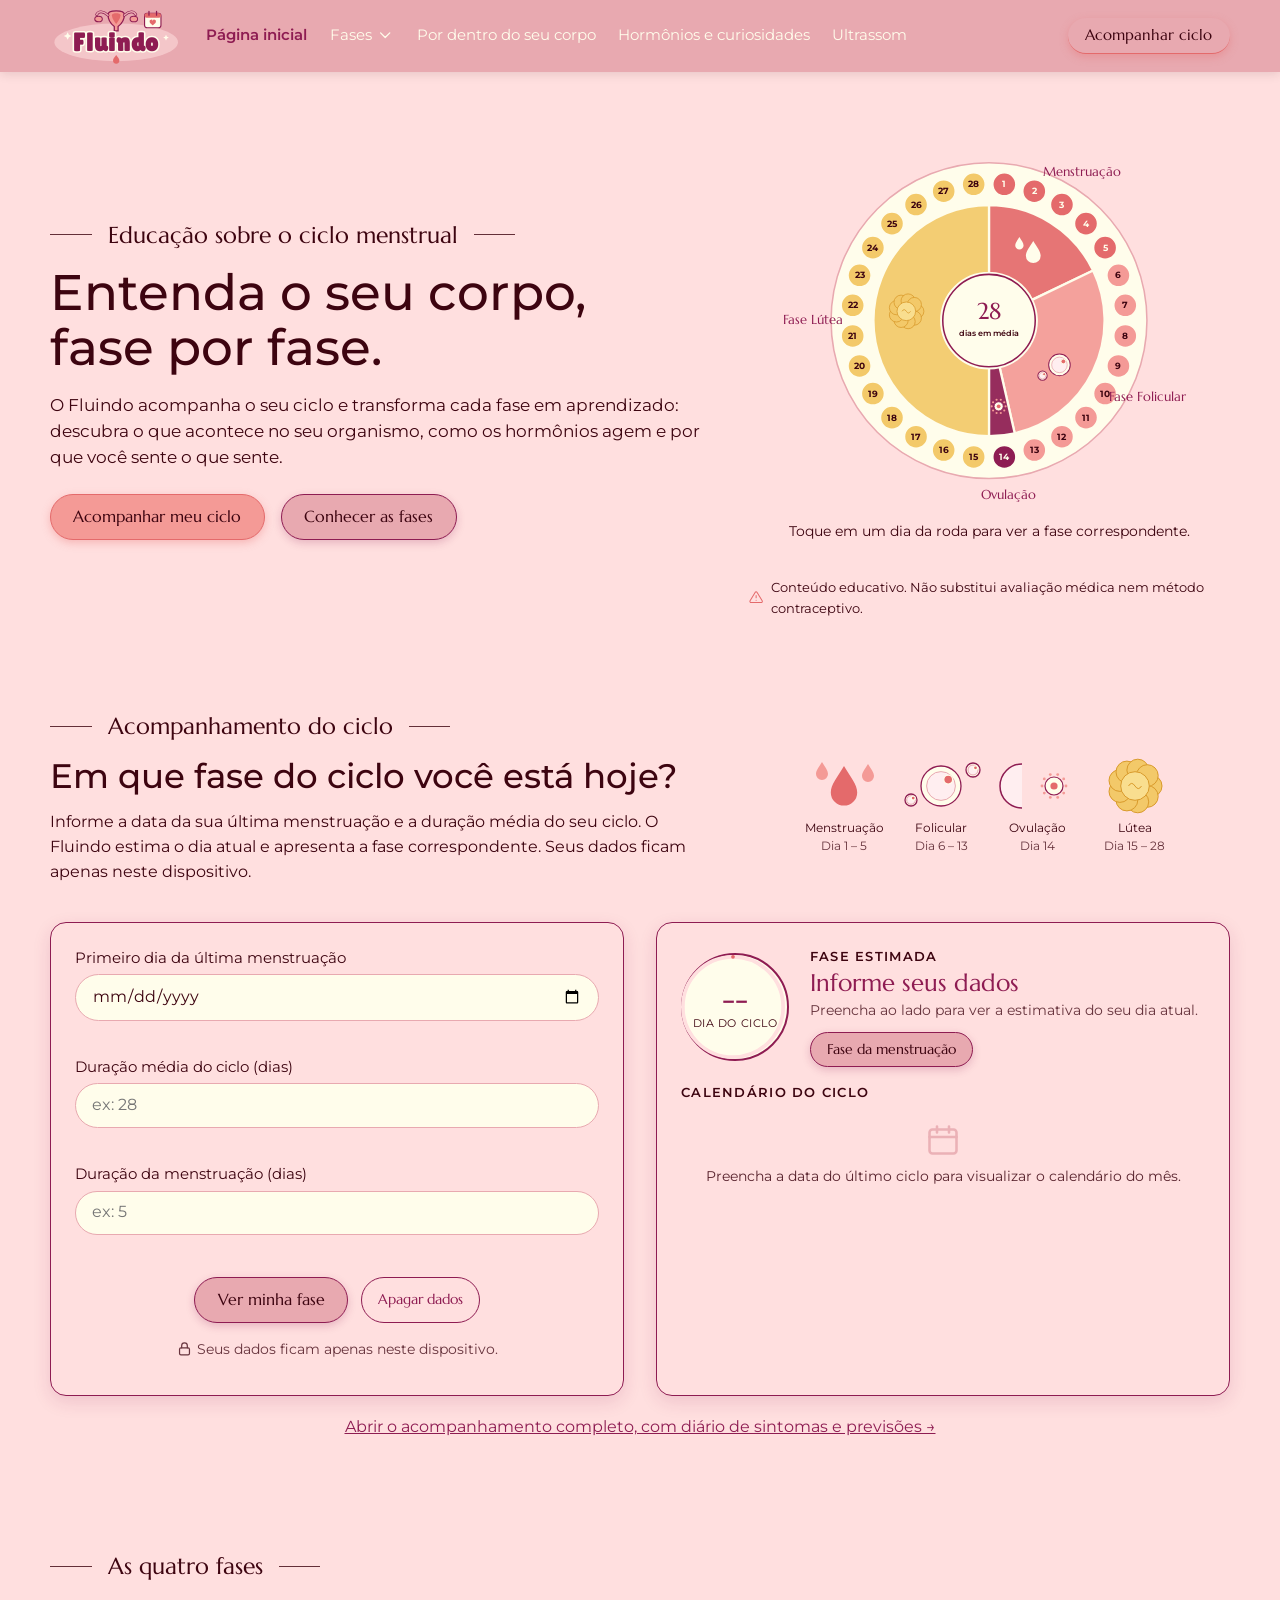
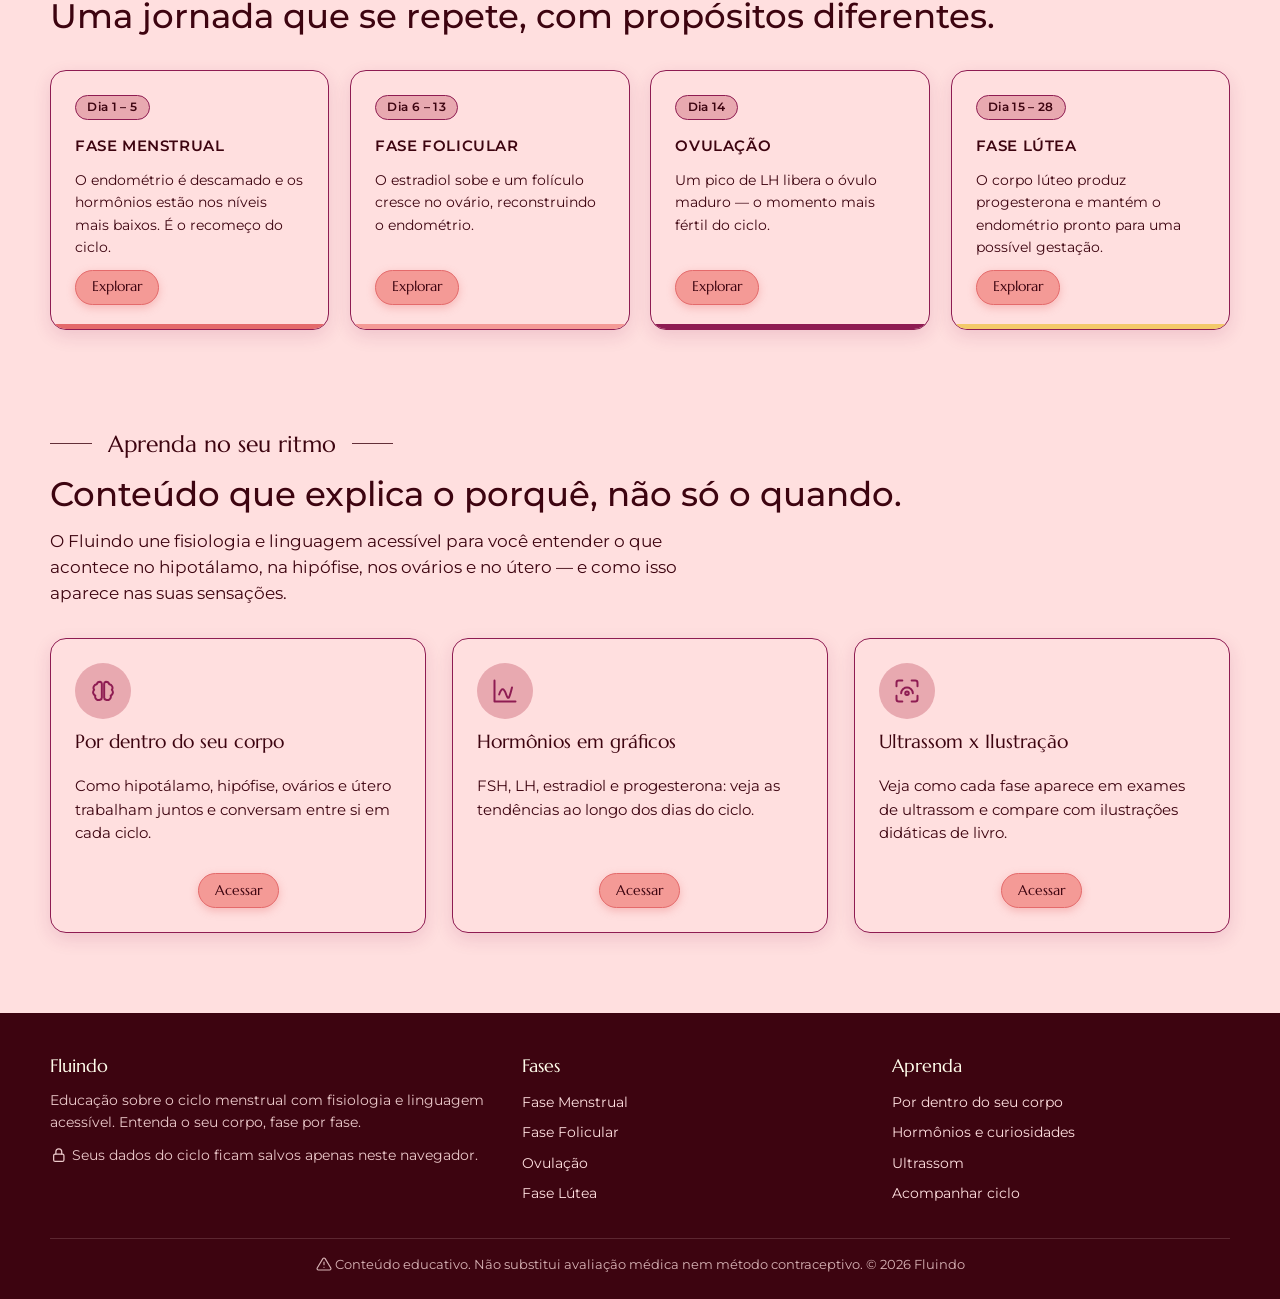
<file: index.html>
<!DOCTYPE html>
<html lang="pt-BR">
<head>
  <meta charset="UTF-8">
  <meta name="viewport" content="width=device-width, initial-scale=1.0">
  <title>Fluindo — Entenda o seu corpo, fase por fase</title>
  <meta name="description" content="O Fluindo acompanha o seu ciclo menstrual e explica cada fase: hormônios, sensações, ultrassom e o que acontece no seu corpo.">
  <meta name="theme-color" content="#e8a9b0">
  <link rel="icon" href="assets/favicon.svg" type="image/svg+xml">
  <link rel="preconnect" href="https://fonts.googleapis.com">
  <link rel="preconnect" href="https://fonts.gstatic.com" crossorigin>
  <link href="https://fonts.googleapis.com/css2?family=Lilita+One&family=Marcellus&family=Montserrat:wght@400;500;600;700&display=swap" rel="stylesheet">
  <link rel="stylesheet" href="css/style.css">
</head>
<body data-page="home">
  <main id="conteudo">
    <!-- Hero -->
    <section class="hero-home">
      <div class="container grid-2">
        <div class="reveal">
          <p class="eyebrow">Educação sobre o ciclo menstrual</p>
          <h1 class="display">Entenda o seu corpo,<br>fase por fase.</h1>
          <p class="lead">O Fluindo acompanha o seu ciclo e transforma cada fase em aprendizado: descubra o que acontece no seu organismo, como os hormônios agem e por que você sente o que sente.</p>
          <div class="hero-actions">
            <a class="btn" href="#acompanhamento">Acompanhar meu ciclo</a>
            <a class="btn btn-secondary" href="#fases">Conhecer as fases</a>
          </div>
        </div>
        <div class="reveal">
          <div class="wheel-wrap" id="wheel"></div>
          <p class="wheel-info" id="wheel-info" aria-live="polite">Toque em um dia da roda para ver a fase correspondente.</p>
          <p class="disclaimer"><span data-icon="alert"></span>Conteúdo educativo. Não substitui avaliação médica nem método contraceptivo.</p>
        </div>
      </div>
    </section>

    <!-- Acompanhamento -->
    <section id="acompanhamento">
      <div class="container">
        <div class="grid-2 reveal" style="align-items:center">
          <div>
            <p class="eyebrow">Acompanhamento do ciclo</p>
            <h2 class="display-sm">Em que fase do ciclo você está hoje?</h2>
            <p>Informe a data da sua última menstruação e a duração média do seu ciclo. O Fluindo estima o dia atual e apresenta a fase correspondente. Seus dados ficam apenas neste dispositivo.</p>
          </div>
          <div class="phase-strip" id="phase-strip"></div>
        </div>
        <div id="tracker" class="reveal" style="margin-top:1.5rem"></div>
        <p class="center" style="margin-top:1.2rem"><a href="acompanhar.html">Abrir o acompanhamento completo, com diário de sintomas e previsões →</a></p>
      </div>
    </section>

    <!-- Quatro fases -->
    <section id="fases">
      <div class="container">
        <div class="reveal">
          <p class="eyebrow">As quatro fases</p>
          <h2 class="display-sm">Uma jornada que se repete, com propósitos diferentes.</h2>
        </div>
        <div class="grid-4" id="phase-cards" style="margin-top:2rem"></div>
      </div>
    </section>

    <!-- Aprenda -->
    <section>
      <div class="container">
        <div class="reveal">
          <p class="eyebrow">Aprenda no seu ritmo</p>
          <h2 class="display-sm">Conteúdo que explica o porquê, não só o quando.</h2>
          <p class="lead">O Fluindo une fisiologia e linguagem acessível para você entender o que acontece no hipotálamo, na hipófise, nos ovários e no útero — e como isso aparece nas suas sensações.</p>
        </div>
        <div class="grid-3" style="margin-top:2rem">
          <article class="card learn-card reveal">
            <span class="learn-ico" data-icon="brain"></span>
            <h3>Por dentro do seu corpo</h3>
            <p>Como hipotálamo, hipófise, ovários e útero trabalham juntos e conversam entre si em cada ciclo.</p>
            <a class="btn btn-sm" href="corpo.html">Acessar</a>
          </article>
          <article class="card learn-card reveal">
            <span class="learn-ico" data-icon="chart"></span>
            <h3>Hormônios em gráficos</h3>
            <p>FSH, LH, estradiol e progesterona: veja as tendências ao longo dos dias do ciclo.</p>
            <a class="btn btn-sm" href="hormonios.html">Acessar</a>
          </article>
          <article class="card learn-card reveal">
            <span class="learn-ico" data-icon="scan"></span>
            <h3>Ultrassom x Ilustração</h3>
            <p>Veja como cada fase aparece em exames de ultrassom e compare com ilustrações didáticas de livro.</p>
            <a class="btn btn-sm" href="ultrassom.html">Acessar</a>
          </article>
        </div>
      </div>
    </section>
  </main>

  <script src="js/icons.js"></script>
  <script src="js/cycle.js"></script>
  <script src="js/illustrations.js"></script>
  <script src="js/layout.js"></script>
  <script src="js/tracker.js"></script>
  <script src="js/home.js"></script>
</body>
</html>
</file>
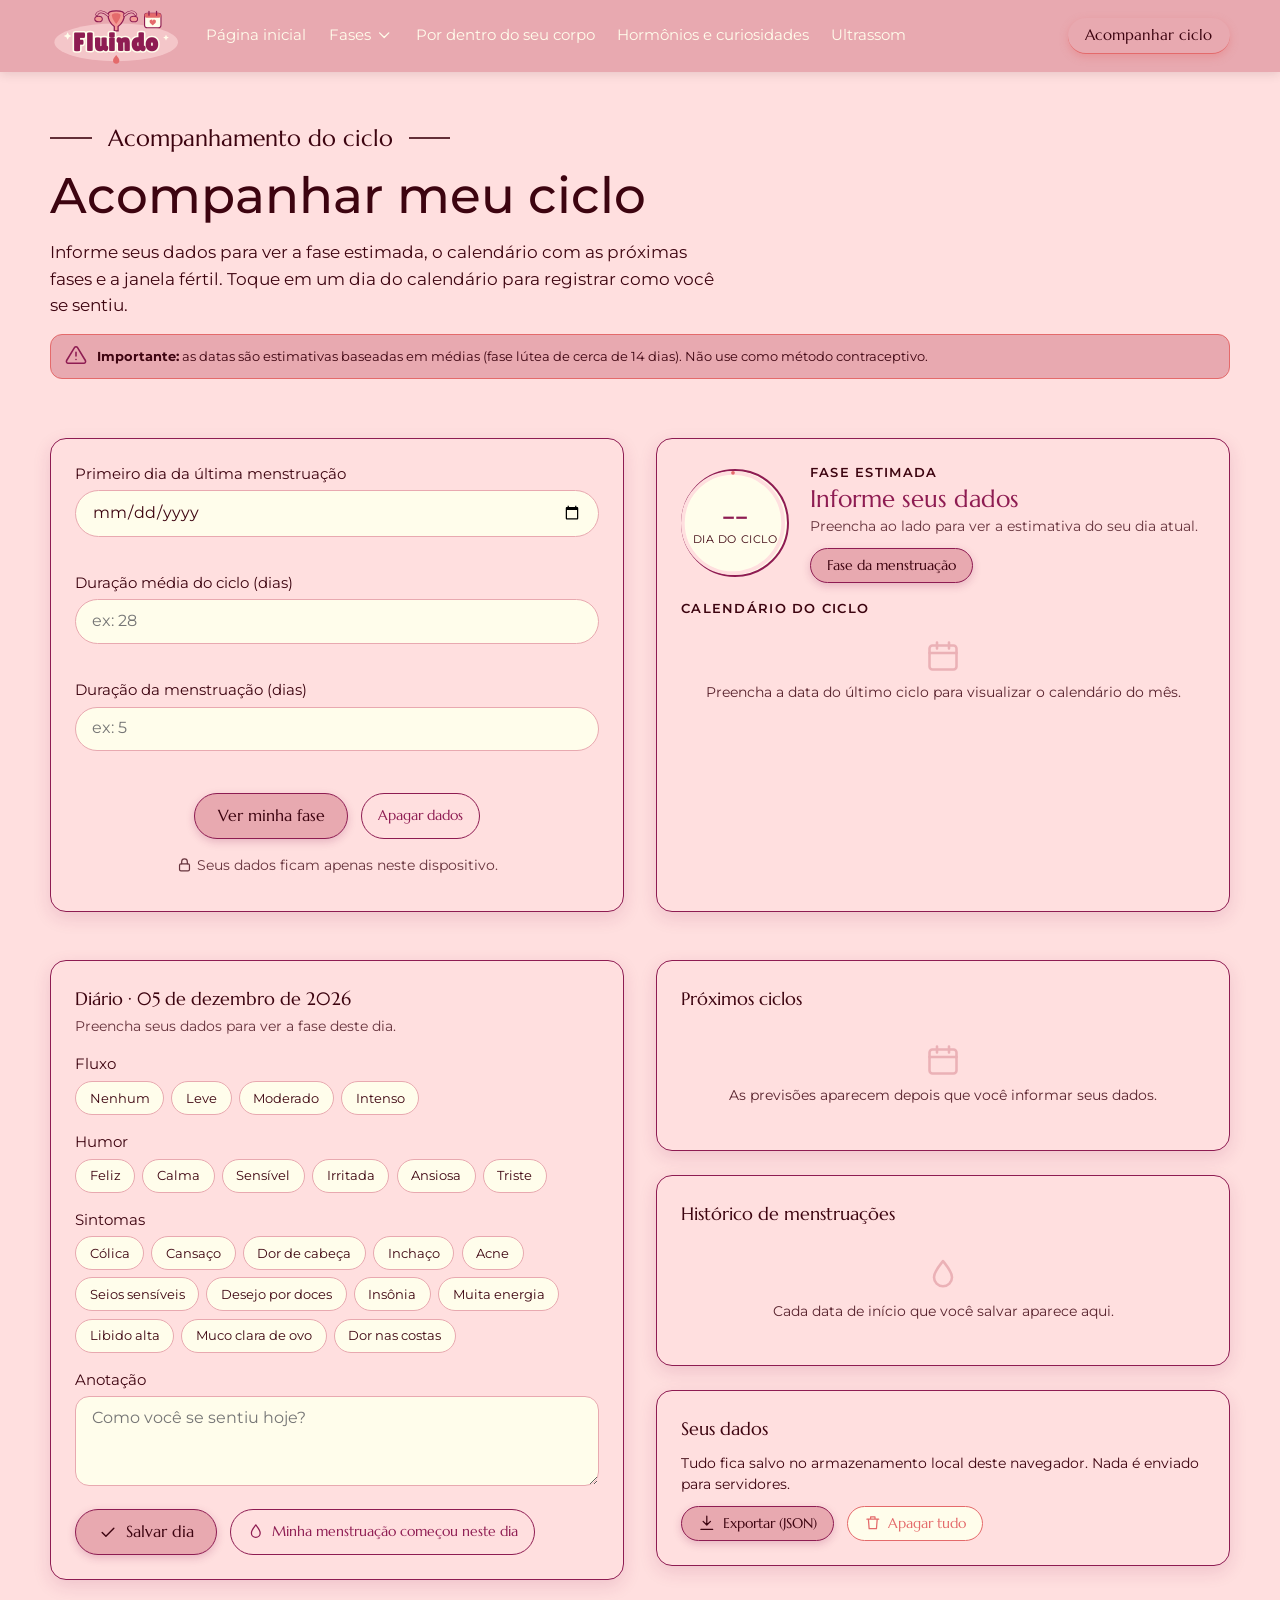
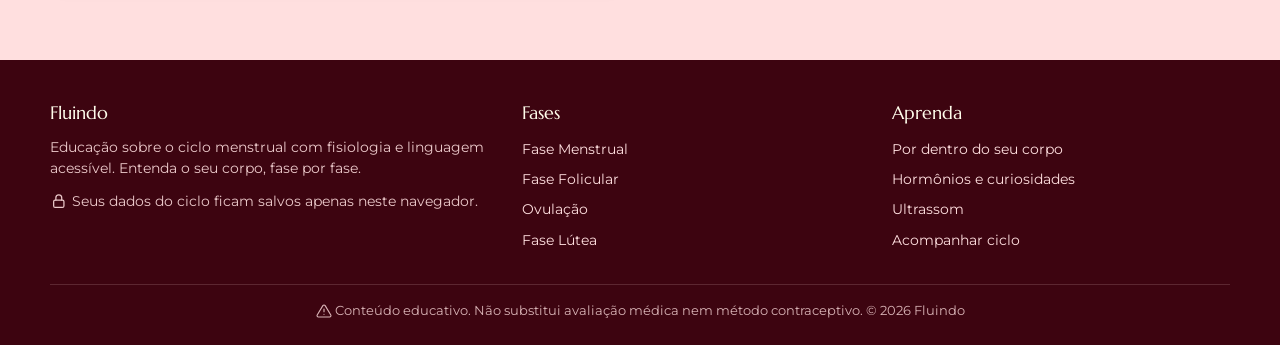
<file: acompanhar.html>
<!DOCTYPE html>
<html lang="pt-BR">
<head>
  <meta charset="UTF-8">
  <meta name="viewport" content="width=device-width, initial-scale=1.0">
  <title>Acompanhar ciclo — Fluindo</title>
  <meta name="description" content="Estime a fase do seu ciclo, veja o calendário, as previsões e registre sintomas em um diário salvo só no seu dispositivo.">
  <meta name="theme-color" content="#e8a9b0">
  <link rel="icon" href="assets/favicon.svg" type="image/svg+xml">
  <link rel="preconnect" href="https://fonts.googleapis.com">
  <link rel="preconnect" href="https://fonts.gstatic.com" crossorigin>
  <link href="https://fonts.googleapis.com/css2?family=Lilita+One&family=Marcellus&family=Montserrat:wght@400;500;600;700&display=swap" rel="stylesheet">
  <link rel="stylesheet" href="css/style.css">
</head>
<body data-page="acompanhar">
  <main id="conteudo">
    <section class="page-hero">
      <div class="container reveal">
        <p class="eyebrow">Acompanhamento do ciclo</p>
        <h1 class="display">Acompanhar meu ciclo</h1>
        <p class="lead">Informe seus dados para ver a fase estimada, o calendário com as próximas fases e a janela fértil. Toque em um dia do calendário para registrar como você se sentiu.</p>
        <p class="important"><span data-icon="alert"></span><span><strong>Importante:</strong> as datas são estimativas baseadas em médias (fase lútea de cerca de 14 dias). Não use como método contraceptivo.</span></p>
      </div>
    </section>

    <section style="padding-top:0">
      <div class="container">
        <div id="tracker" class="reveal"></div>
      </div>
    </section>

    <section style="padding-top:0">
      <div class="container tracker-grid">
        <div class="card diary reveal" id="diary"></div>
        <div class="stack reveal">
          <div class="card">
            <h3>Próximos ciclos</h3>
            <div id="predictions"></div>
          </div>
          <div class="card">
            <h3>Histórico de menstruações</h3>
            <div id="history"></div>
          </div>
          <div class="card">
            <h3>Seus dados</h3>
            <p class="small">Tudo fica salvo no armazenamento local deste navegador. Nada é enviado para servidores.</p>
            <div class="form-actions" style="justify-content:flex-start">
              <button type="button" class="btn btn-sm btn-secondary" id="export"><span data-icon="download"></span>Exportar (JSON)</button>
              <button type="button" class="btn btn-sm btn-danger" id="wipe"><span data-icon="trash"></span>Apagar tudo</button>
            </div>
          </div>
        </div>
      </div>
    </section>
  </main>

  <script src="js/icons.js"></script>
  <script src="js/cycle.js"></script>
  <script src="js/illustrations.js"></script>
  <script src="js/layout.js"></script>
  <script src="js/tracker.js"></script>
  <script src="js/acompanhar.js"></script>
</body>
</html>
</file>
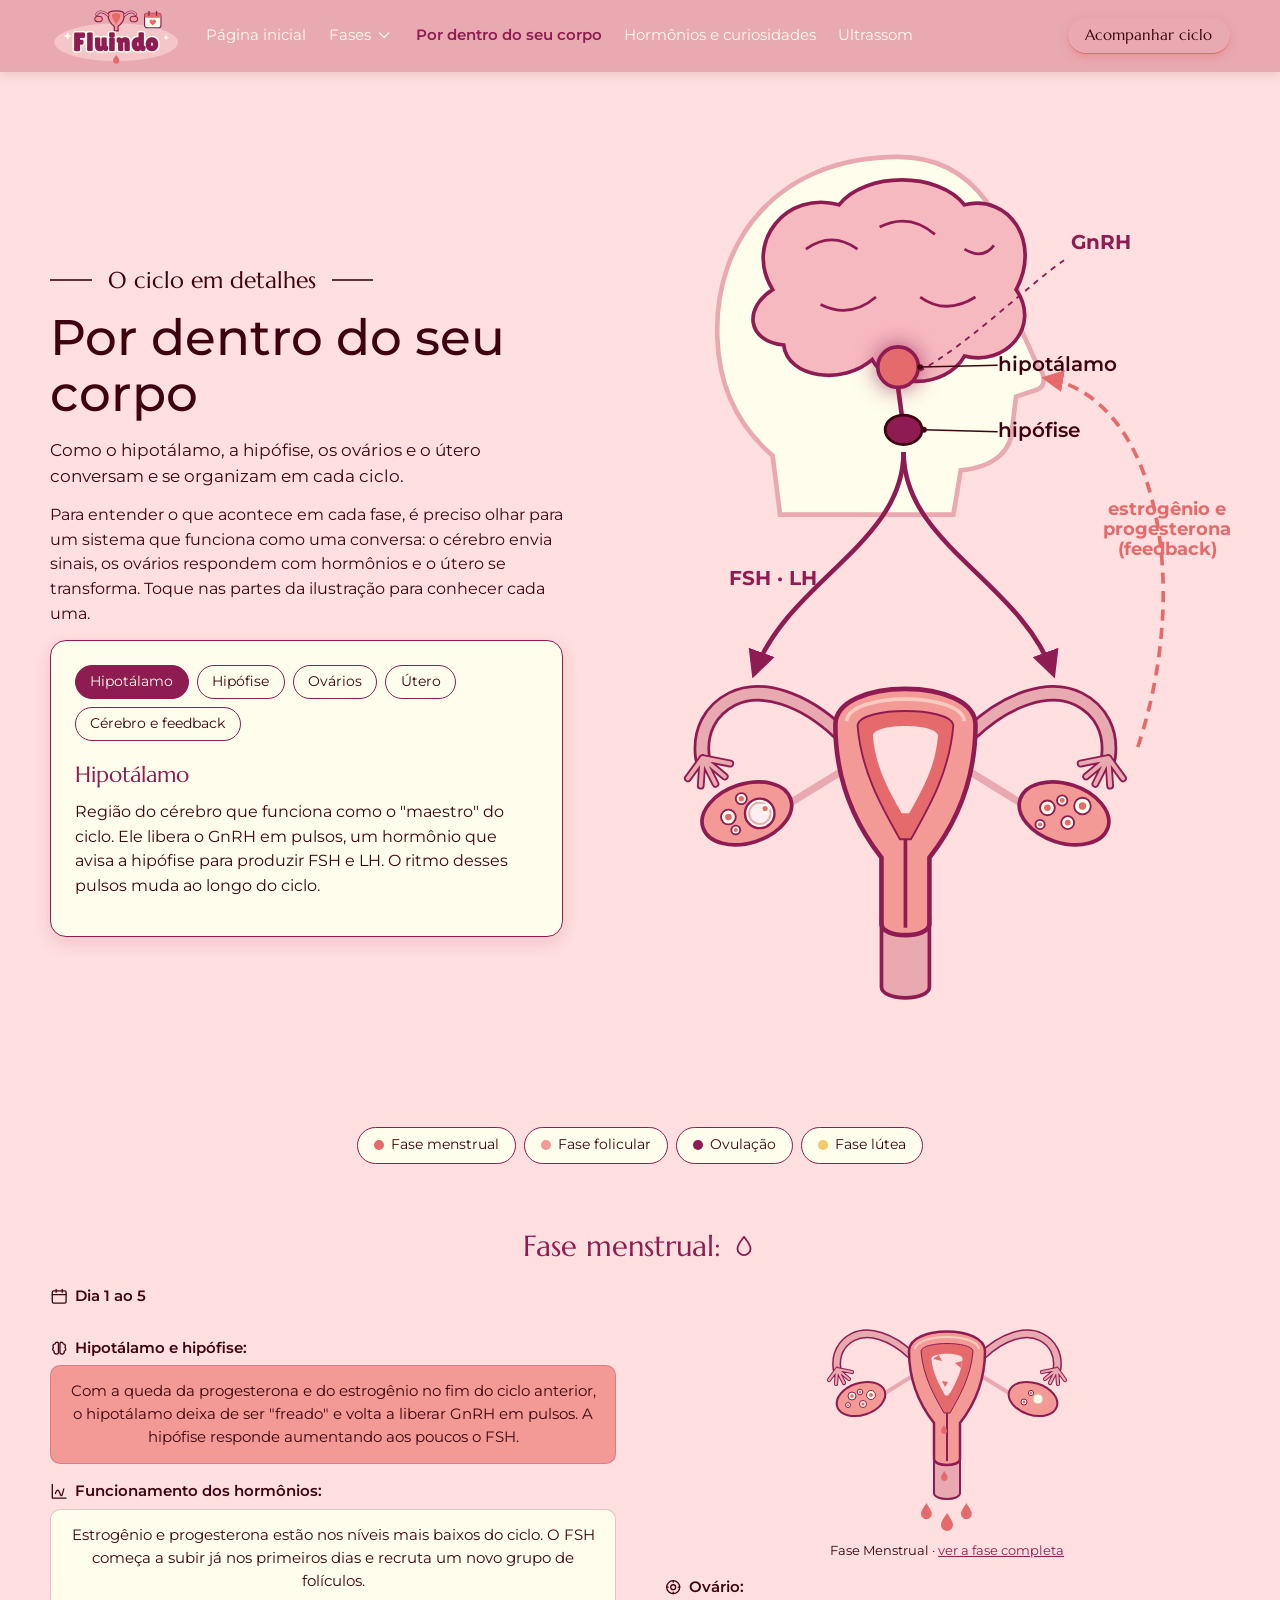
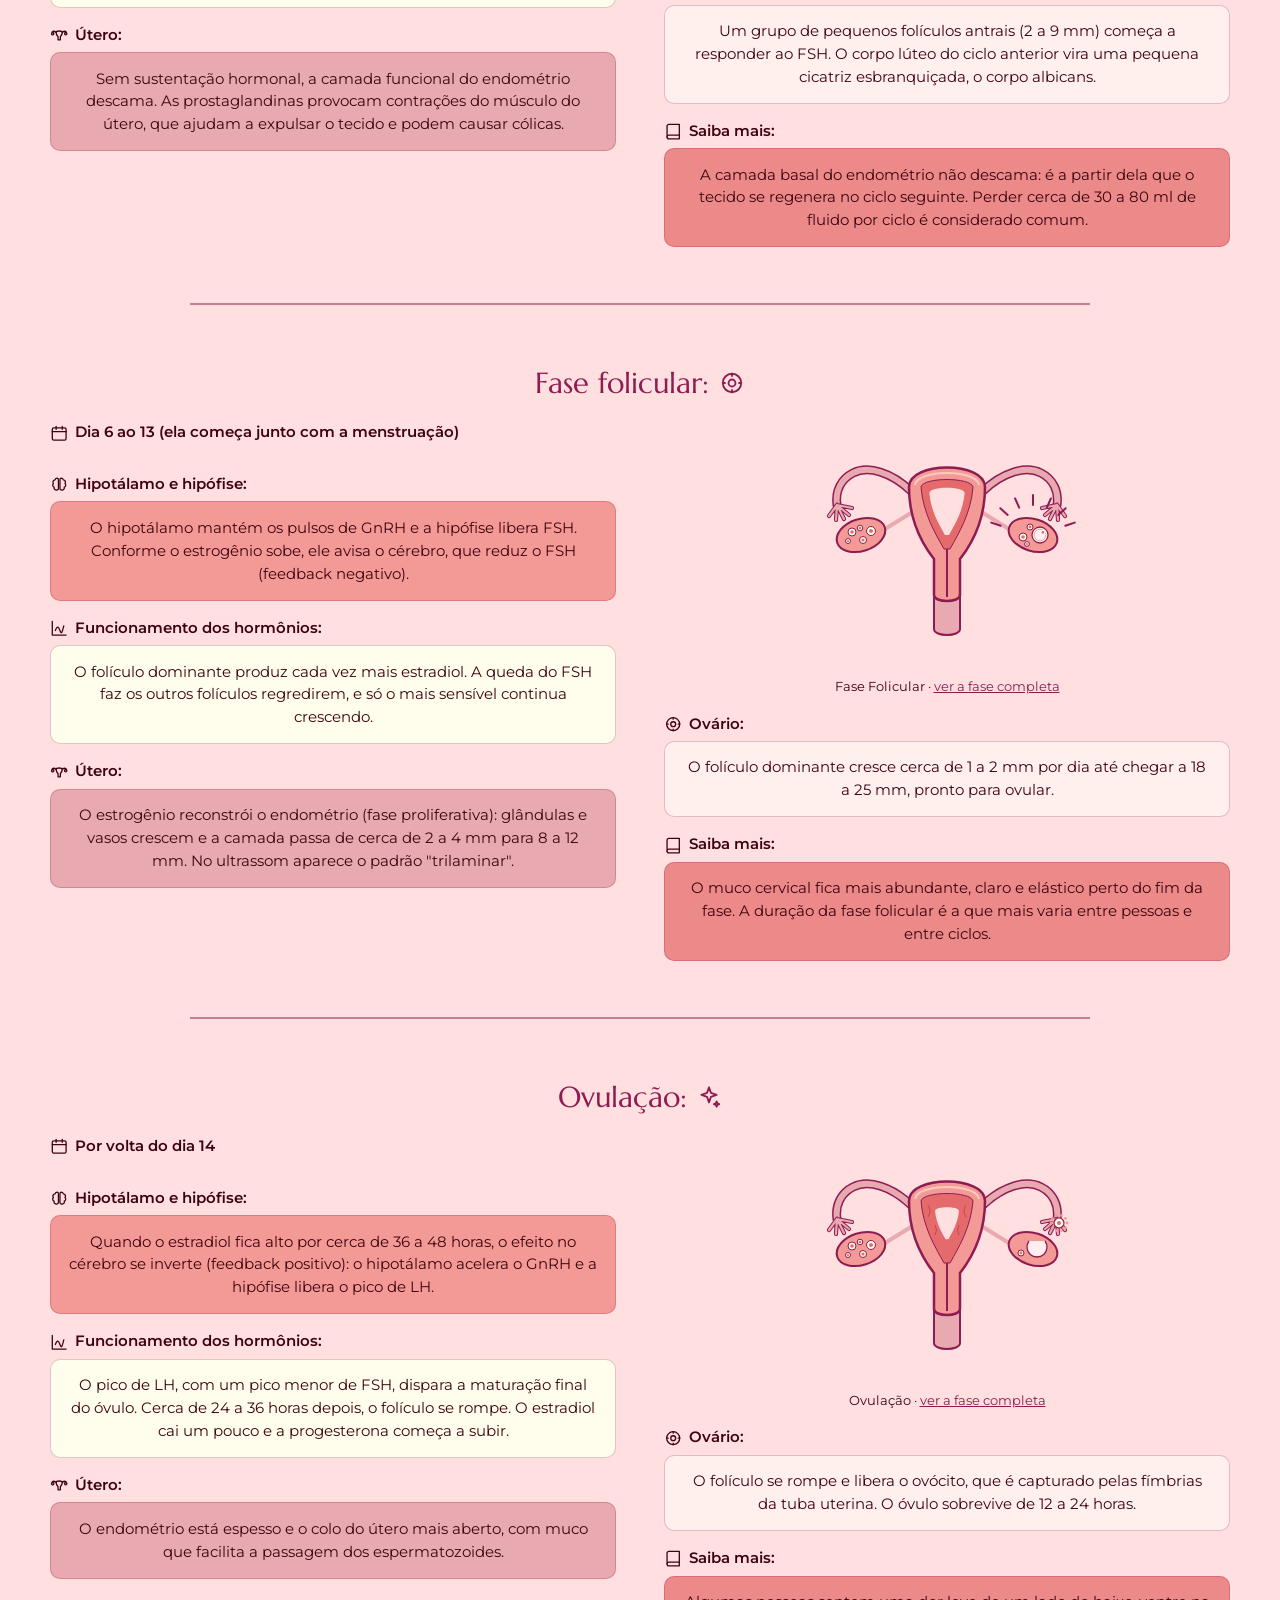
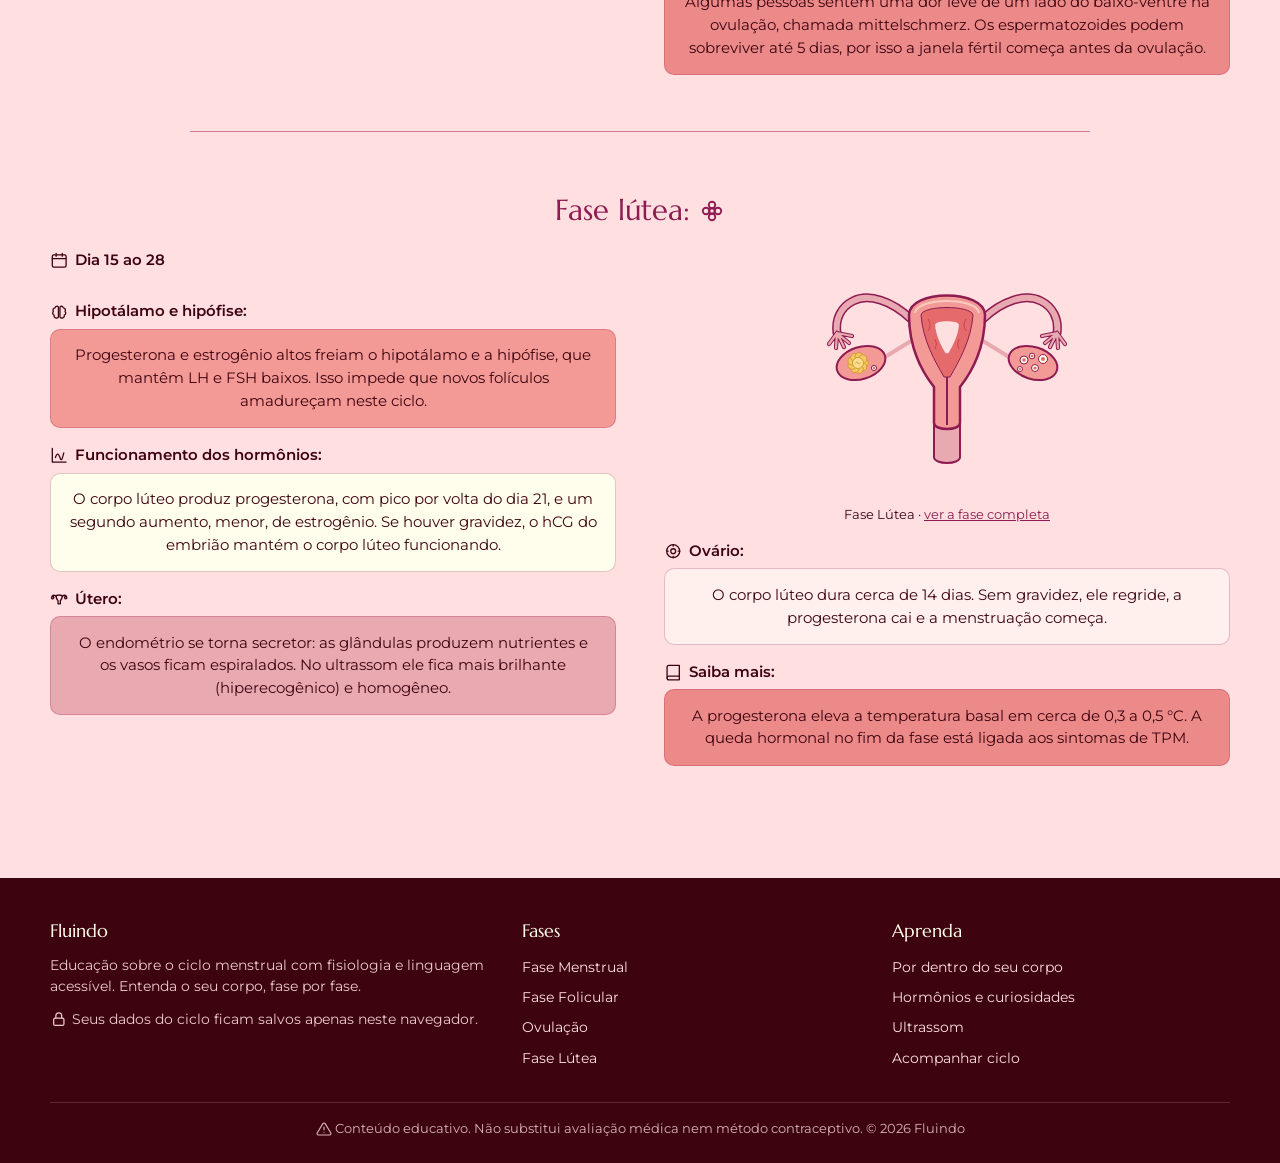
<file: corpo.html>
<!DOCTYPE html>
<html lang="pt-BR">
<head>
  <meta charset="UTF-8">
  <meta name="viewport" content="width=device-width, initial-scale=1.0">
  <title>Por dentro do seu corpo — Fluindo</title>
  <meta name="description" content="Como o hipotálamo, a hipófise, os ovários e o útero conversam e se organizam em cada fase do ciclo menstrual.">
  <meta name="theme-color" content="#e8a9b0">
  <link rel="icon" href="assets/favicon.svg" type="image/svg+xml">
  <link rel="preconnect" href="https://fonts.googleapis.com">
  <link rel="preconnect" href="https://fonts.gstatic.com" crossorigin>
  <link href="https://fonts.googleapis.com/css2?family=Lilita+One&family=Marcellus&family=Montserrat:wght@400;500;600;700&display=swap" rel="stylesheet">
  <link rel="stylesheet" href="css/style.css">
</head>
<body data-page="corpo">
  <main id="conteudo">
    <section class="page-hero">
      <div class="container axis-layout">
        <div class="reveal">
          <p class="eyebrow">O ciclo em detalhes</p>
          <h1 class="display">Por dentro do seu corpo</h1>
          <p class="lead">Como o hipotálamo, a hipófise, os ovários e o útero conversam e se organizam em cada ciclo.</p>
          <p>Para entender o que acontece em cada fase, é preciso olhar para um sistema que funciona como uma conversa: o cérebro envia sinais, os ovários respondem com hormônios e o útero se transforma. Toque nas partes da ilustração para conhecer cada uma.</p>
          <div class="card card-cream organ-info" aria-live="polite">
            <div class="organ-buttons" role="group" aria-label="Escolher órgão" id="organ-buttons"></div>
            <div id="organ-text"></div>
          </div>
        </div>
        <div class="axis-svg reveal" id="axis"></div>
      </div>
    </section>

    <section style="padding-top:0">
      <div class="container">
        <nav class="phase-tabs" aria-label="Ir para a fase" id="body-nav" style="justify-content:center"></nav>
        <div id="body-phases"></div>
      </div>
    </section>
  </main>

  <script src="js/icons.js"></script>
  <script src="js/cycle.js"></script>
  <script src="js/illustrations.js"></script>
  <script src="js/layout.js"></script>
  <script src="js/corpo.js"></script>
</body>
</html>
</file>
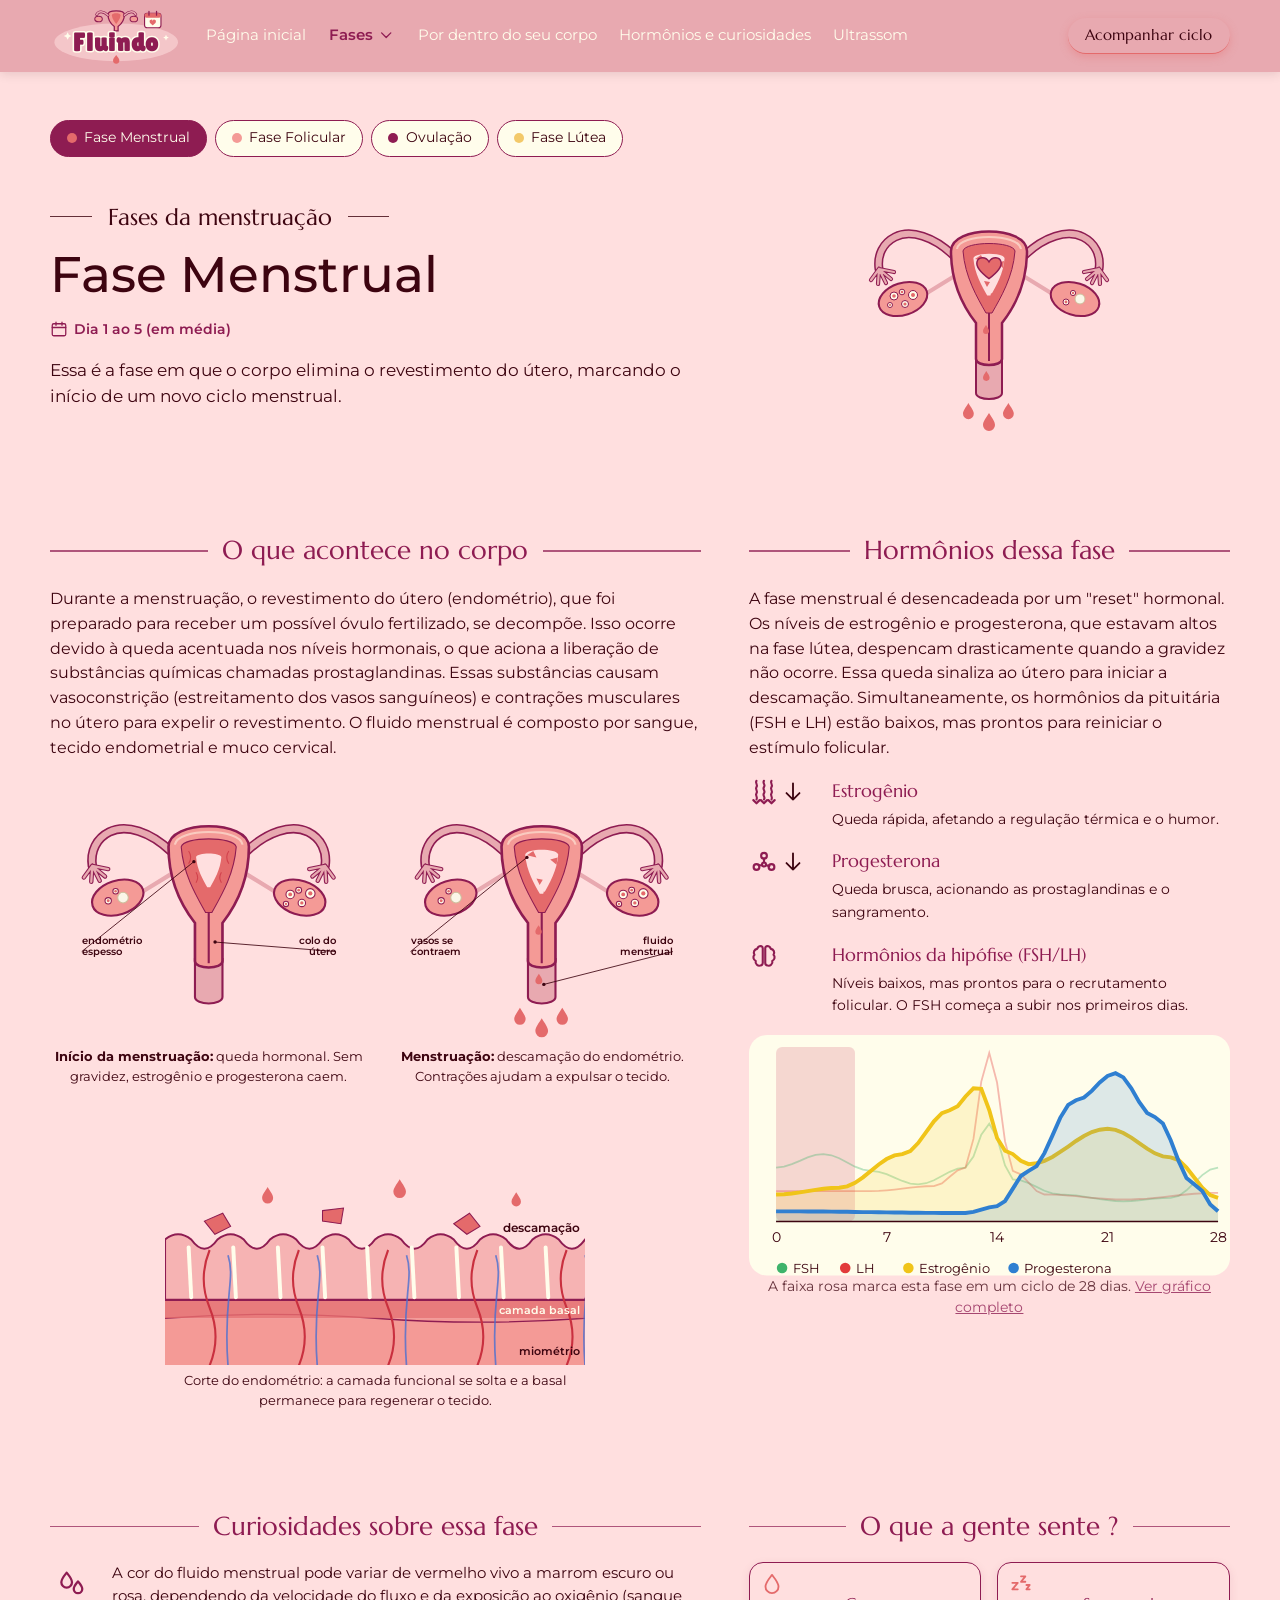
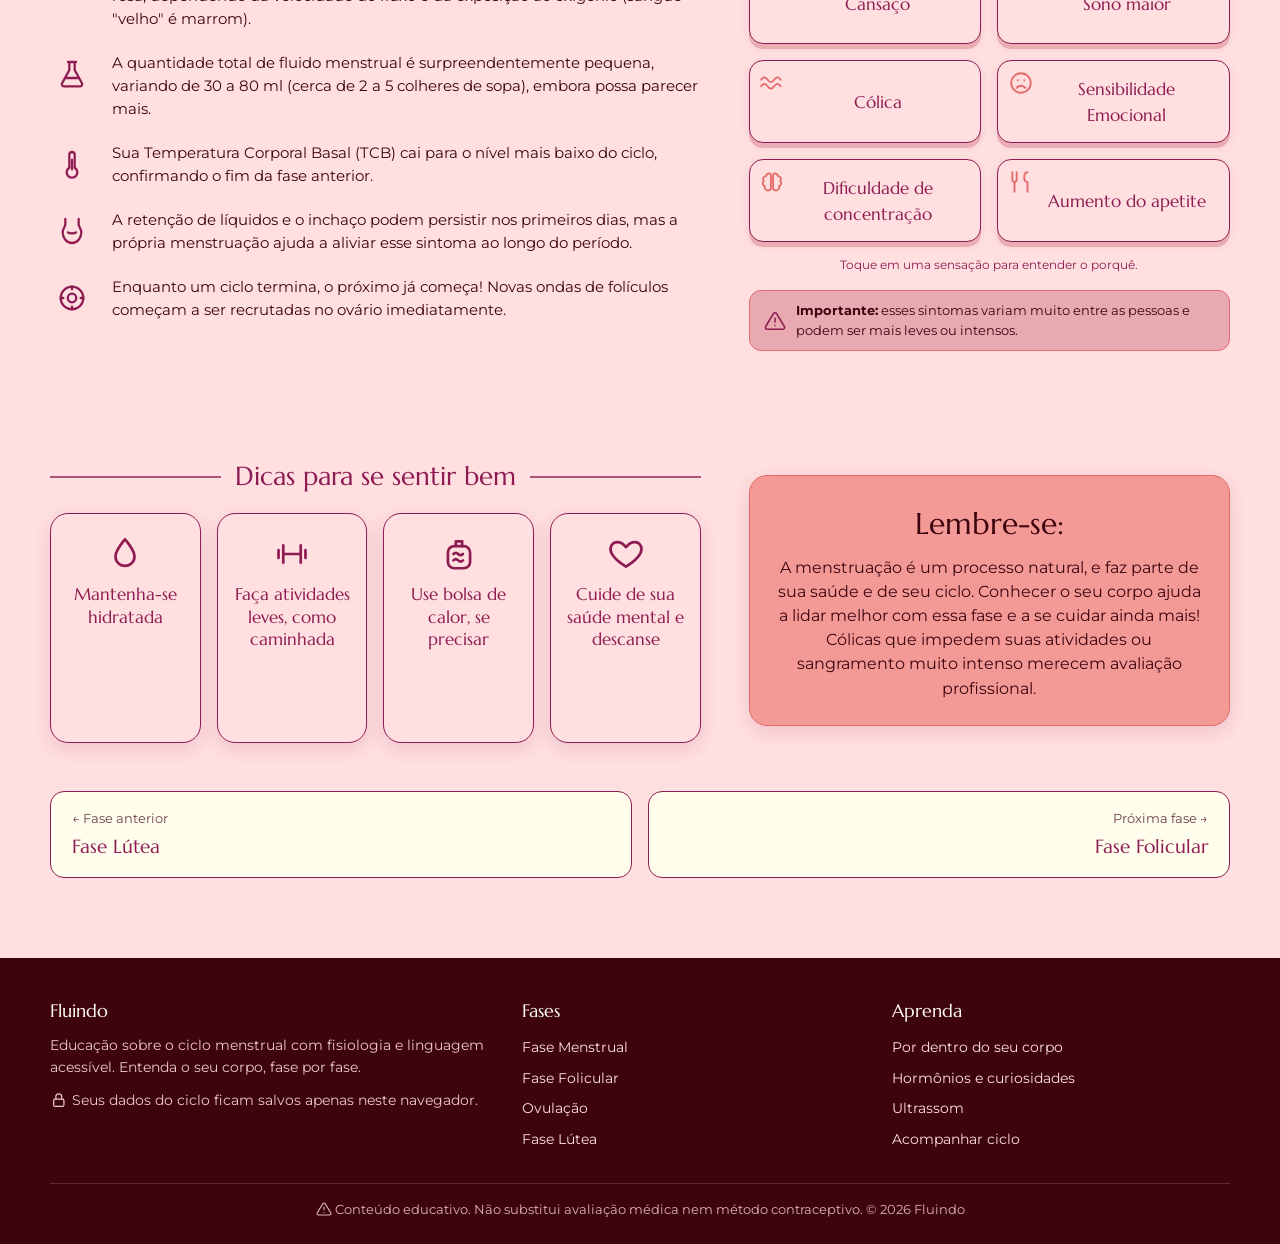
<file: fases.html>
<!DOCTYPE html>
<html lang="pt-BR">
<head>
  <meta charset="UTF-8">
  <meta name="viewport" content="width=device-width, initial-scale=1.0">
  <title>Fases da menstruação — Fluindo</title>
  <meta name="description" content="Fase menstrual, folicular, ovulação e fase lútea: o que acontece no corpo, hormônios, sensações e dicas.">
  <meta name="theme-color" content="#e8a9b0">
  <link rel="icon" href="assets/favicon.svg" type="image/svg+xml">
  <link rel="preconnect" href="https://fonts.googleapis.com">
  <link rel="preconnect" href="https://fonts.gstatic.com" crossorigin>
  <link href="https://fonts.googleapis.com/css2?family=Lilita+One&family=Marcellus&family=Montserrat:wght@400;500;600;700&display=swap" rel="stylesheet">
  <link rel="stylesheet" href="css/style.css">
</head>
<body data-page="fases">
  <main id="conteudo">
    <div id="fase-root"></div>
  </main>

  <script src="js/icons.js"></script>
  <script src="js/cycle.js"></script>
  <script src="js/illustrations.js"></script>
  <script src="js/layout.js"></script>
  <script src="js/data-fases.js"></script>
  <script src="js/fases.js"></script>
</body>
</html>
</file>
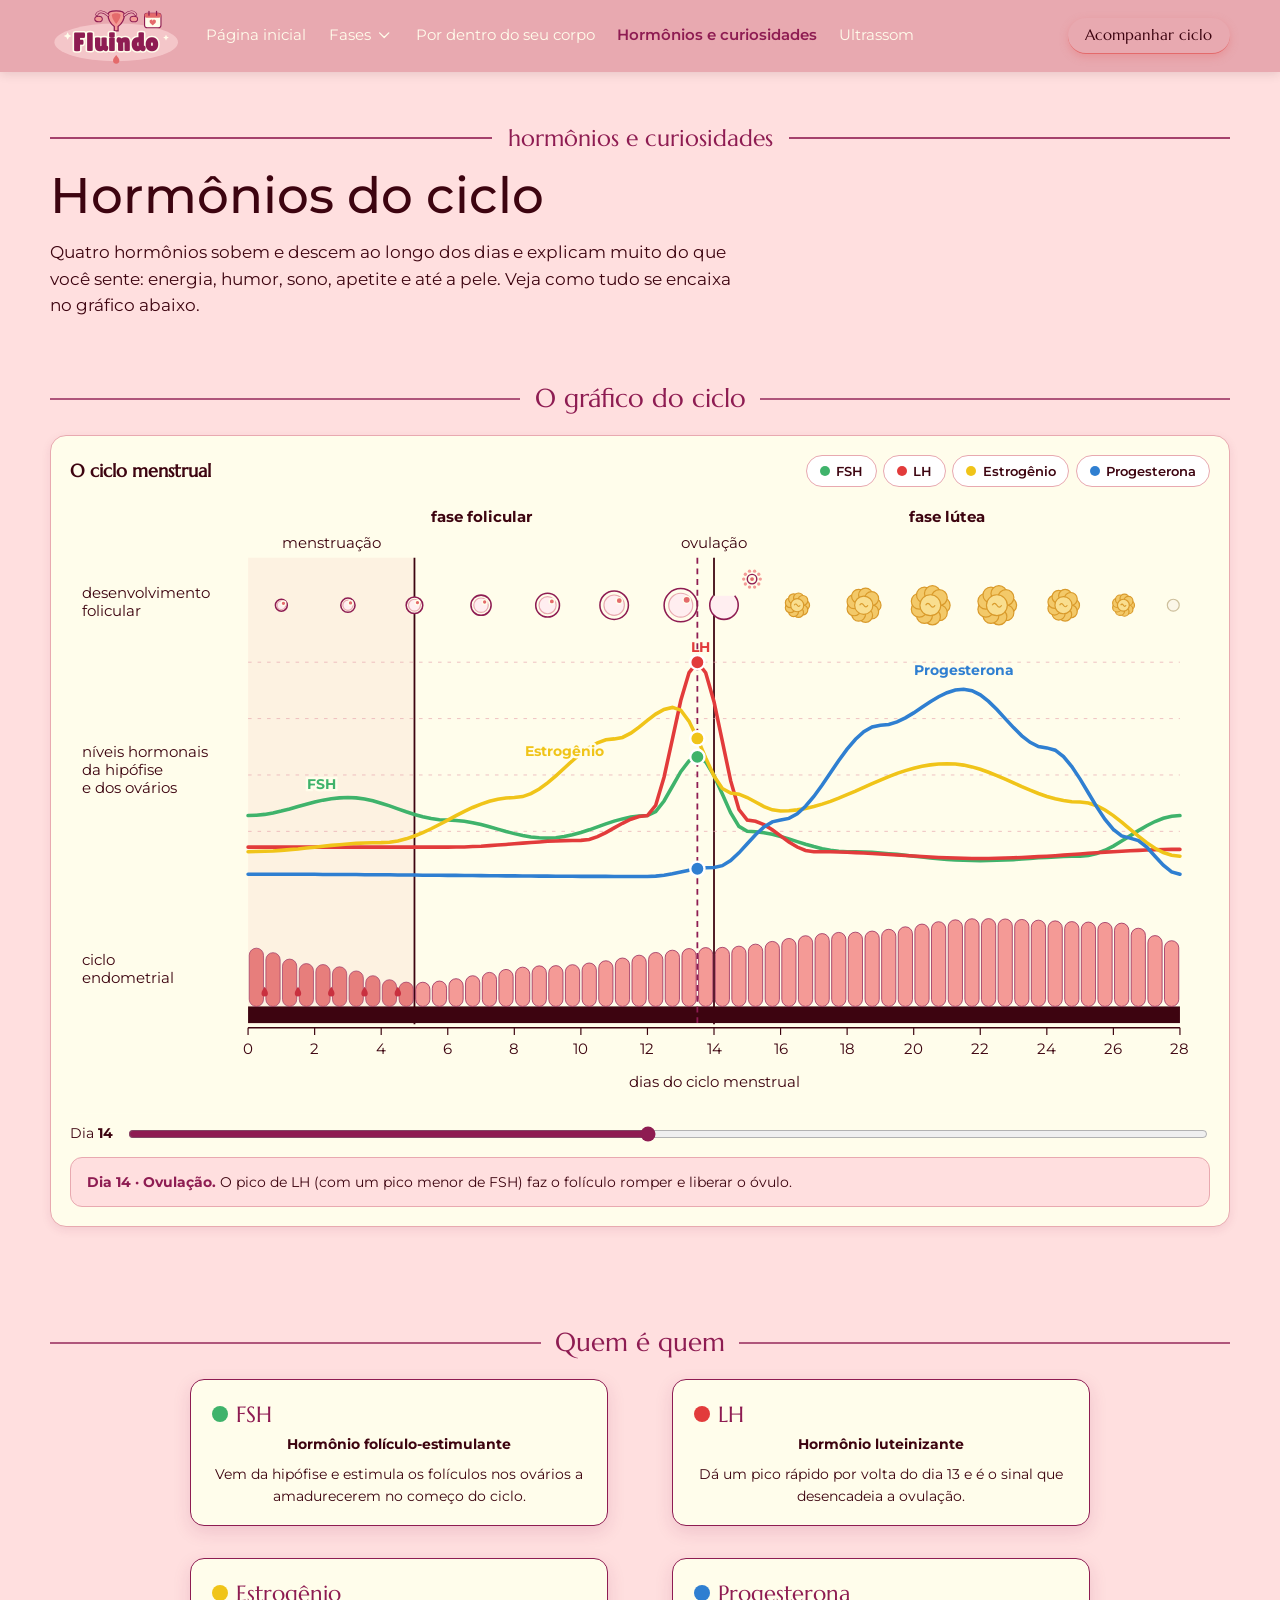
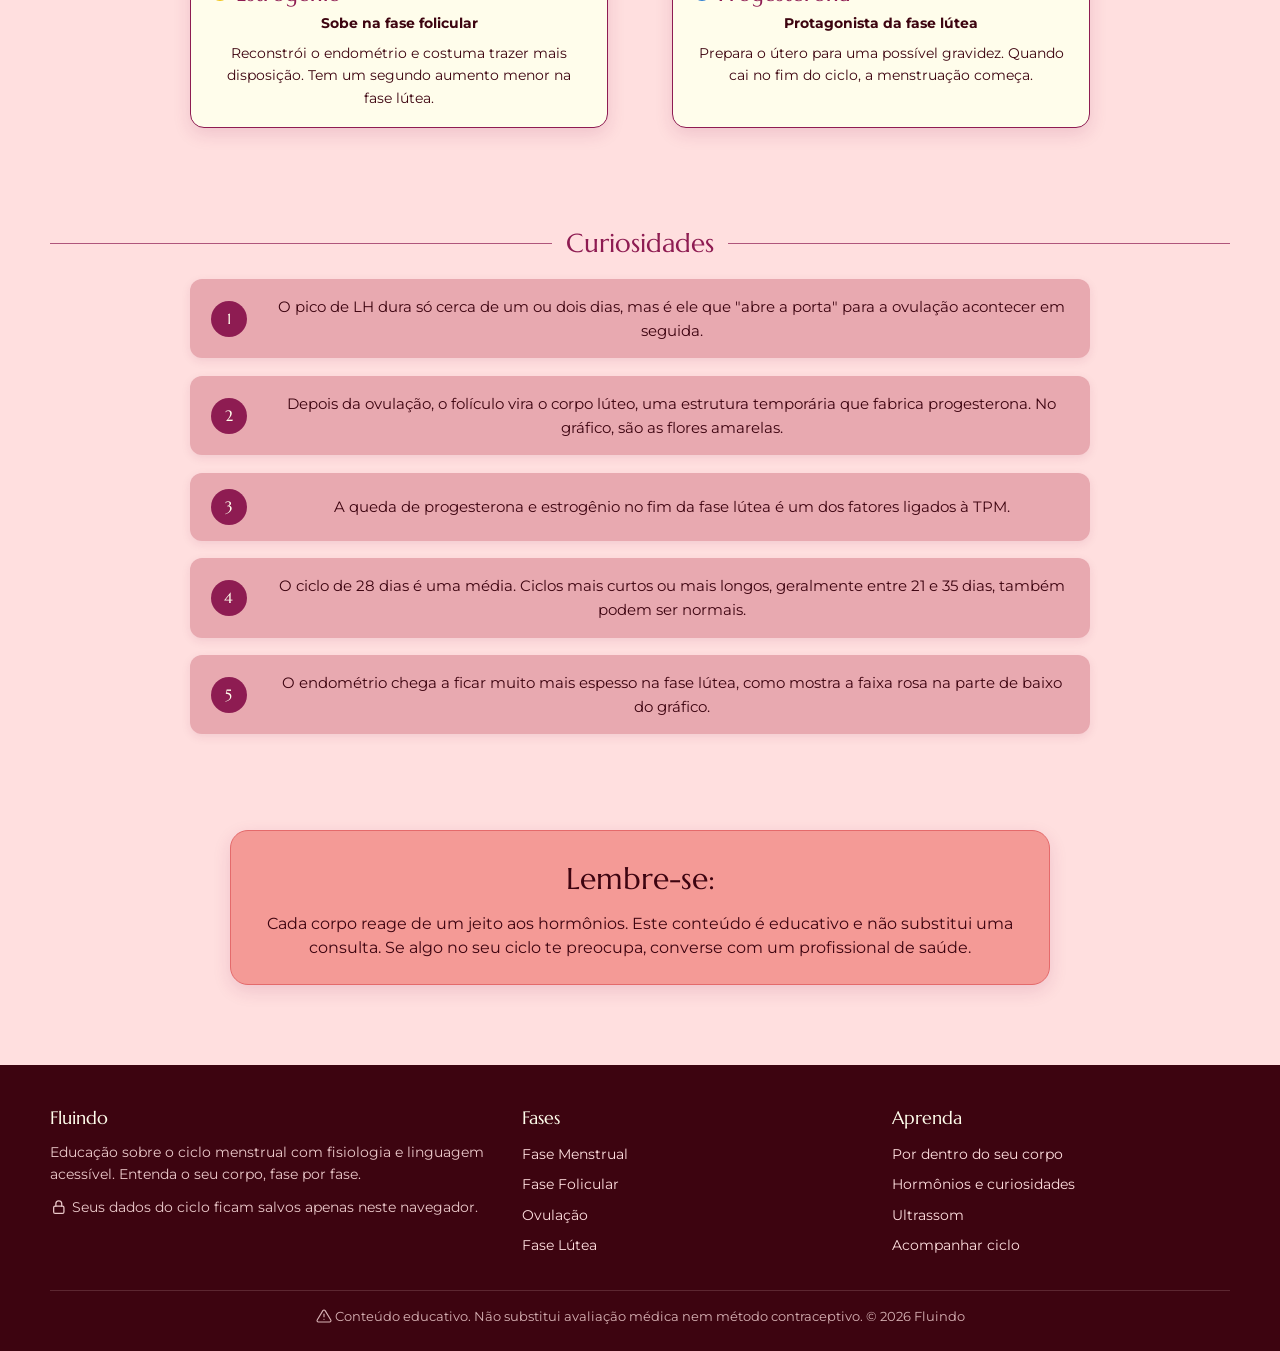
<file: hormonios.html>
<!DOCTYPE html>
<html lang="pt-BR">
<head>
  <meta charset="UTF-8">
  <meta name="viewport" content="width=device-width, initial-scale=1.0">
  <title>Hormônios e curiosidades — Fluindo</title>
  <meta name="description" content="Gráfico interativo do ciclo menstrual: FSH, LH, estrogênio e progesterona ao longo dos 28 dias.">
  <meta name="theme-color" content="#e8a9b0">
  <link rel="icon" href="assets/favicon.svg" type="image/svg+xml">
  <link rel="preconnect" href="https://fonts.googleapis.com">
  <link rel="preconnect" href="https://fonts.gstatic.com" crossorigin>
  <link href="https://fonts.googleapis.com/css2?family=Lilita+One&family=Marcellus&family=Montserrat:wght@400;500;600;700&display=swap" rel="stylesheet">
  <link rel="stylesheet" href="css/style.css">
</head>
<body data-page="hormonios">
  <main id="conteudo">
    <section class="page-hero">
      <div class="container reveal">
        <p class="eyebrow plum wide">hormônios e curiosidades</p>
        <h1 class="display">Hormônios do ciclo</h1>
        <p class="lead">Quatro hormônios sobem e descem ao longo dos dias e explicam muito do que você sente: energia, humor, sono, apetite e até a pele. Veja como tudo se encaixa no gráfico abaixo.</p>
      </div>
    </section>

    <section style="padding-top:0">
      <div class="container reveal">
        <h2 class="section-title">O gráfico do ciclo</h2>
        <div class="chart-card">
          <div class="chart-toolbar">
            <strong style="font-family:var(--font-title);font-size:1.15rem">O ciclo menstrual</strong>
            <div class="chart-toggles" id="chart-toggles" role="group" aria-label="Mostrar ou ocultar hormônios"></div>
          </div>
          <div class="chart-wrap" id="chart-wrap">
            <div class="chart-tooltip" id="chart-tooltip" aria-hidden="true"></div>
          </div>
          <label class="chart-slider">
            <span>Dia <strong id="slider-day">14</strong></span>
            <input type="range" id="day-slider" min="1" max="28" value="14" aria-label="Escolher dia do ciclo">
          </label>
          <div class="day-summary" id="day-summary" aria-live="polite"></div>
        </div>
      </div>
    </section>

    <section>
      <div class="container">
        <h2 class="section-title reveal">Quem é quem</h2>
        <div class="who-grid">
          <article class="who-card reveal">
            <h3><span class="h-dot" style="background:var(--fsh)"></span>FSH</h3>
            <p class="sub">Hormônio folículo-estimulante</p>
            <p>Vem da hipófise e estimula os folículos nos ovários a amadurecerem no começo do ciclo.</p>
          </article>
          <article class="who-card reveal">
            <h3><span class="h-dot" style="background:var(--lh)"></span>LH</h3>
            <p class="sub">Hormônio luteinizante</p>
            <p>Dá um pico rápido por volta do dia 13 e é o sinal que desencadeia a ovulação.</p>
          </article>
          <article class="who-card reveal">
            <h3><span class="h-dot" style="background:var(--estro)"></span>Estrogênio</h3>
            <p class="sub">Sobe na fase folicular</p>
            <p>Reconstrói o endométrio e costuma trazer mais disposição. Tem um segundo aumento menor na fase lútea.</p>
          </article>
          <article class="who-card reveal">
            <h3><span class="h-dot" style="background:var(--prog)"></span>Progesterona</h3>
            <p class="sub">Protagonista da fase lútea</p>
            <p>Prepara o útero para uma possível gravidez. Quando cai no fim do ciclo, a menstruação começa.</p>
          </article>
        </div>
      </div>
    </section>

    <section>
      <div class="container">
        <h2 class="section-title reveal">Curiosidades</h2>
        <ol class="numbered">
          <li class="reveal"><span class="n">1</span><span>O pico de LH dura só cerca de um ou dois dias, mas é ele que "abre a porta" para a ovulação acontecer em seguida.</span></li>
          <li class="reveal"><span class="n">2</span><span>Depois da ovulação, o folículo vira o corpo lúteo, uma estrutura temporária que fabrica progesterona. No gráfico, são as flores amarelas.</span></li>
          <li class="reveal"><span class="n">3</span><span>A queda de progesterona e estrogênio no fim da fase lútea é um dos fatores ligados à TPM.</span></li>
          <li class="reveal"><span class="n">4</span><span>O ciclo de 28 dias é uma média. Ciclos mais curtos ou mais longos, geralmente entre 21 e 35 dias, também podem ser normais.</span></li>
          <li class="reveal"><span class="n">5</span><span>O endométrio chega a ficar muito mais espesso na fase lútea, como mostra a faixa rosa na parte de baixo do gráfico.</span></li>
        </ol>
      </div>
    </section>

    <section>
      <div class="container" style="max-width:820px">
        <aside class="remember reveal">
          <h3>Lembre-se:</h3>
          <p>Cada corpo reage de um jeito aos hormônios. Este conteúdo é educativo e não substitui uma consulta. Se algo no seu ciclo te preocupa, converse com um profissional de saúde.</p>
        </aside>
      </div>
    </section>
  </main>

  <script src="js/icons.js"></script>
  <script src="js/cycle.js"></script>
  <script src="js/illustrations.js"></script>
  <script src="js/layout.js"></script>
  <script src="js/hormonios.js"></script>
</body>
</html>
</file>
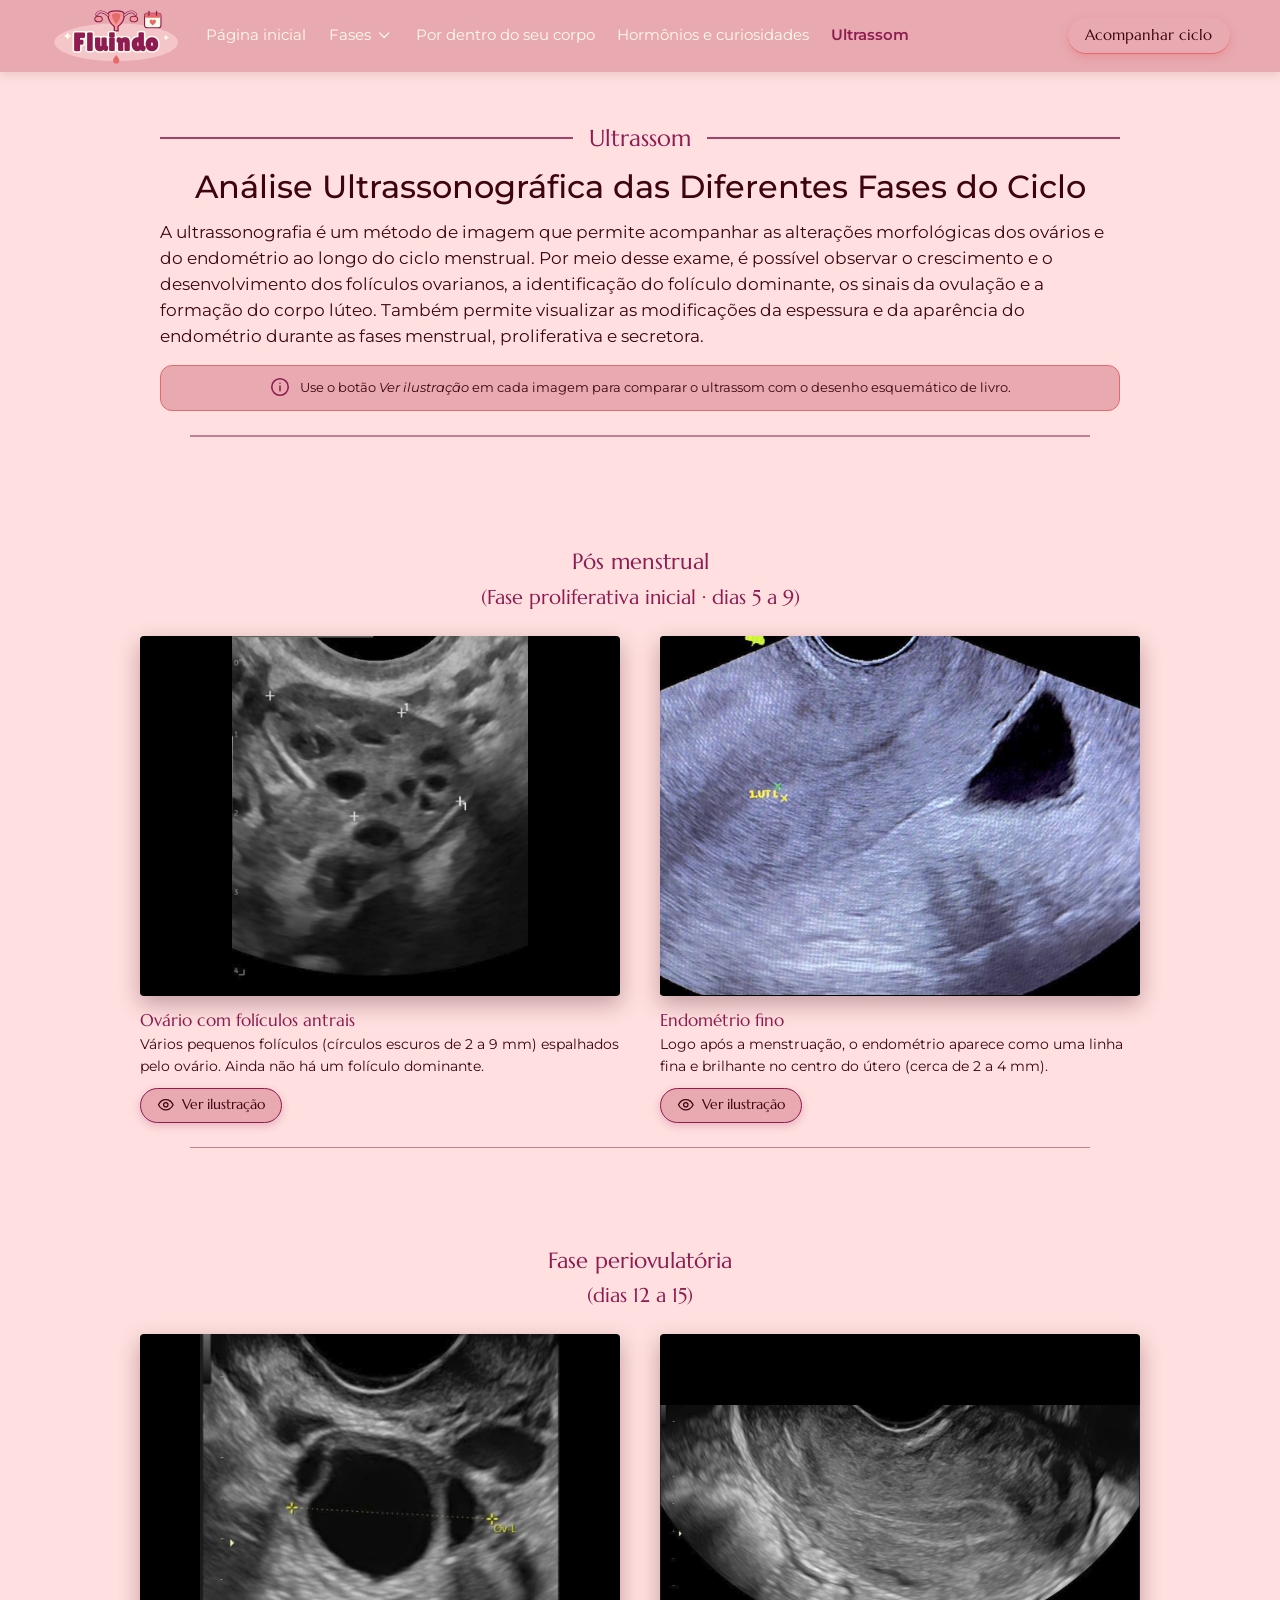
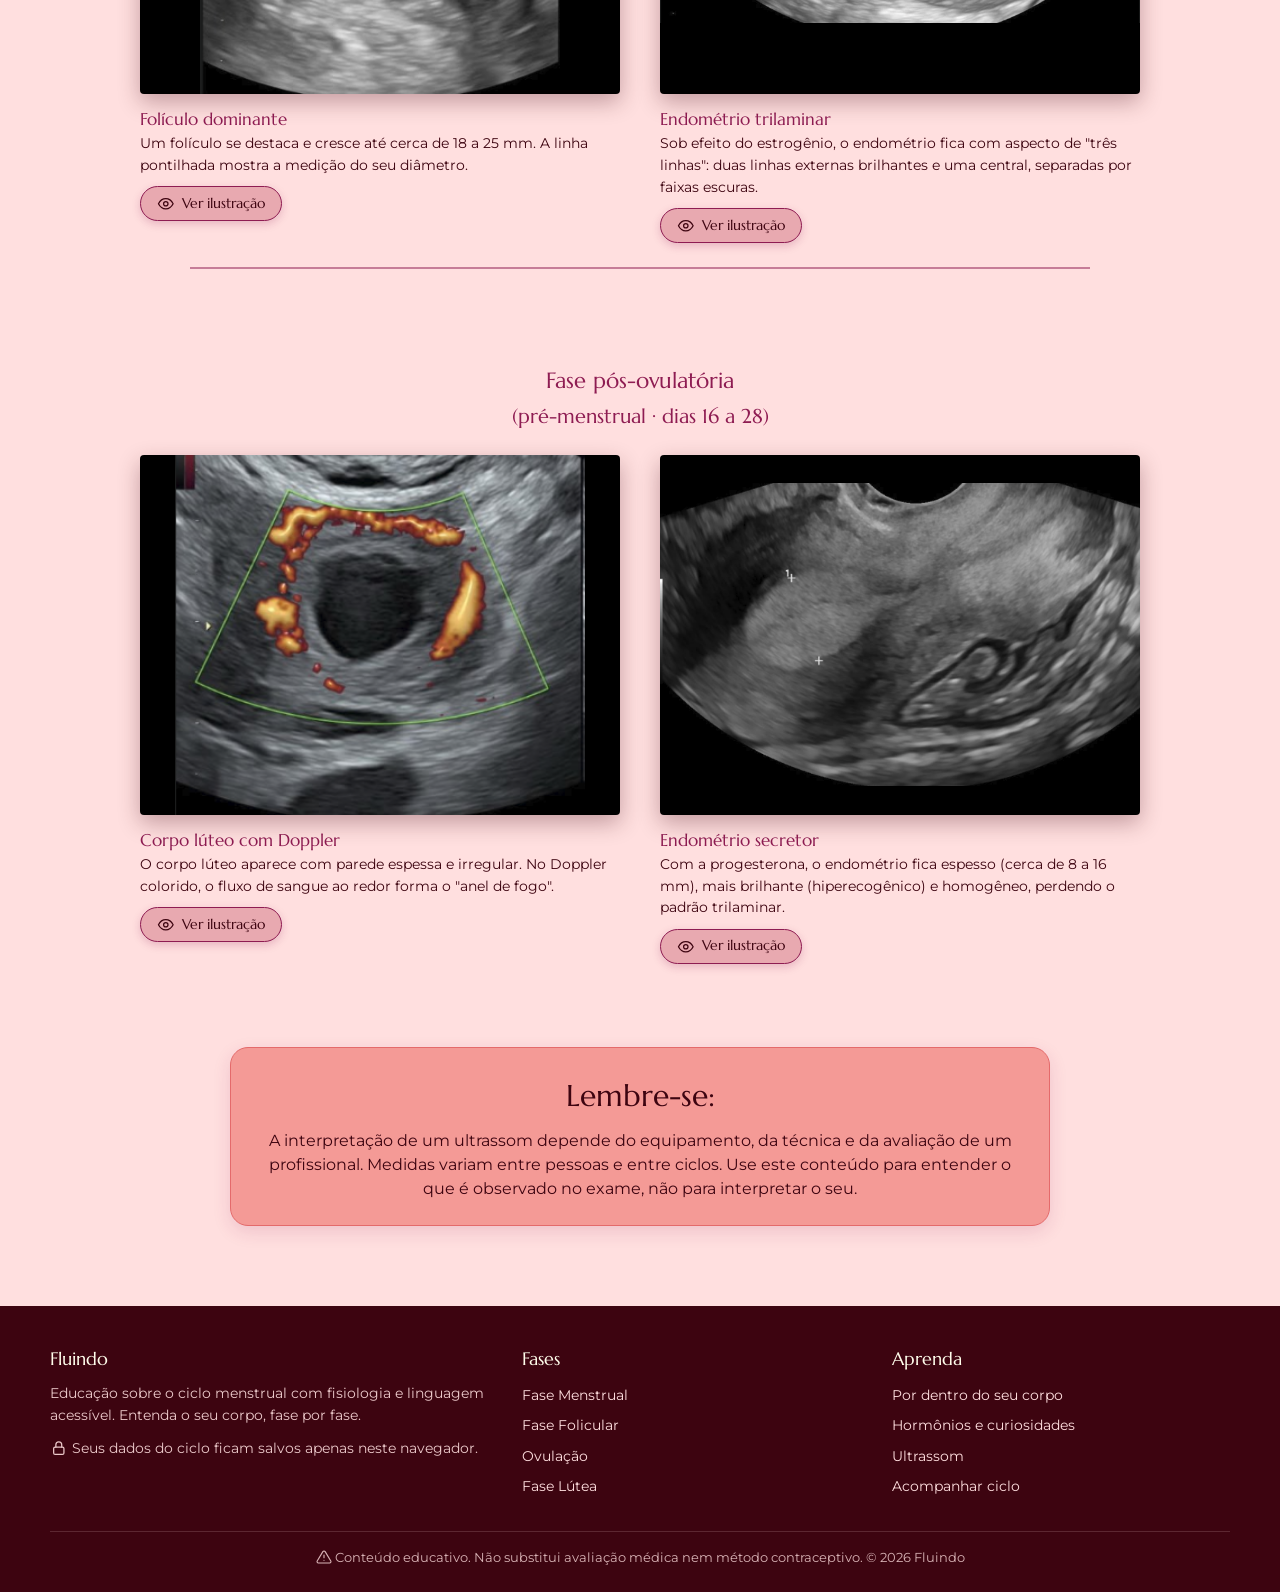
<file: ultrassom.html>
<!DOCTYPE html>
<html lang="pt-BR">
<head>
  <meta charset="UTF-8">
  <meta name="viewport" content="width=device-width, initial-scale=1.0">
  <title>Ultrassom — Fluindo</title>
  <meta name="description" content="Como os ovários e o endométrio aparecem no ultrassom em cada fase do ciclo menstrual, comparados com ilustrações didáticas.">
  <meta name="theme-color" content="#e8a9b0">
  <link rel="icon" href="assets/favicon.svg" type="image/svg+xml">
  <link rel="preconnect" href="https://fonts.googleapis.com">
  <link rel="preconnect" href="https://fonts.gstatic.com" crossorigin>
  <link href="https://fonts.googleapis.com/css2?family=Lilita+One&family=Marcellus&family=Montserrat:wght@400;500;600;700&display=swap" rel="stylesheet">
  <link rel="stylesheet" href="css/style.css">
</head>
<body data-page="ultrassom">
  <main id="conteudo">
    <section class="page-hero">
      <div class="container reveal" style="max-width:960px">
        <p class="eyebrow plum wide center">Ultrassom</p>
        <h1 class="display-sm center" style="font-size:clamp(1.5rem,3vw,2rem)">Análise Ultrassonográfica das Diferentes Fases do Ciclo</h1>
        <p class="lead" style="max-width:none">A ultrassonografia é um método de imagem que permite acompanhar as alterações morfológicas dos ovários e do endométrio ao longo do ciclo menstrual. Por meio desse exame, é possível observar o crescimento e o desenvolvimento dos folículos ovarianos, a identificação do folículo dominante, os sinais da ovulação e a formação do corpo lúteo. Também permite visualizar as modificações da espessura e da aparência do endométrio durante as fases menstrual, proliferativa e secretora.</p>
        <p class="important" style="justify-content:center">
          <span data-icon="info"></span>
          <span>Use o botão <em>Ver ilustração</em> em cada imagem para comparar o ultrassom com o desenho esquemático de livro.</span>
        </p>
        <div class="divider"></div>
      </div>
    </section>

    <div id="us-root"></div>

    <section>
      <div class="container" style="max-width:820px">
        <aside class="remember reveal">
          <h3>Lembre-se:</h3>
          <p>A interpretação de um ultrassom depende do equipamento, da técnica e da avaliação de um profissional. Medidas variam entre pessoas e entre ciclos. Use este conteúdo para entender o que é observado no exame, não para interpretar o seu.</p>
        </aside>
      </div>
    </section>
  </main>

  <script src="js/icons.js"></script>
  <script src="js/cycle.js"></script>
  <script src="js/illustrations.js"></script>
  <script src="js/layout.js"></script>
  <script src="js/ultrassom.js"></script>
</body>
</html>
</file>
<file: css/style.css>
/* =========================================================
   Fluindo — estilos globais
   Paleta extraída do guia visual
   ========================================================= */
:root {
  --cream: #fffdeb;
  --rose: #e8a9b0;
  --coral: #e46a6b;
  --salmon: #f49a96;
  --wine: #3d0410;
  --blush: #ffdfdf;
  --plum: #8e1c52;

  --yellow: #f3c969;
  --fsh: #3fb36b;
  --lh: #e23b3b;
  --estro: #f0c419;
  --prog: #2f7fd1;

  --font-title: "Marcellus", "Gelasio", Georgia, "Times New Roman", serif;
  --font-text: "Montserrat", "Segoe UI", system-ui, -apple-system, sans-serif;
  --font-logo: "Lilita One", "Montserrat", sans-serif;

  --radius: 16px;
  --radius-sm: 10px;
  --shadow: 0 6px 18px rgba(142, 28, 82, 0.14);
  --shadow-soft: 0 3px 10px rgba(142, 28, 82, 0.1);
  --maxw: 1180px;
}

* { box-sizing: border-box; }

html { scroll-behavior: smooth; }

body {
  margin: 0;
  font-family: var(--font-text);
  color: var(--wine);
  background: var(--blush);
  line-height: 1.55;
  font-size: 16px;
  -webkit-font-smoothing: antialiased;
}

img, svg { max-width: 100%; }

a { color: var(--plum); }

h1, h2, h3, h4 { margin: 0; font-weight: 400; }

p { margin: 0 0 0.8em; }

button, input, select, textarea { font: inherit; color: inherit; }

.container {
  width: min(100% - 2.5rem, var(--maxw));
  margin-inline: auto;
}

.sr-only {
  position: absolute; width: 1px; height: 1px; padding: 0; margin: -1px;
  overflow: hidden; clip: rect(0, 0, 0, 0); white-space: nowrap; border: 0;
}

.skip-link {
  position: absolute; left: 1rem; top: -3rem; z-index: 100;
  background: var(--plum); color: var(--cream); padding: .5rem 1rem; border-radius: 8px;
}
.skip-link:focus { top: 1rem; }

:focus-visible { outline: 3px solid var(--plum); outline-offset: 2px; }

/* ---------- Ícones ---------- */
.ico { width: 1.25em; height: 1.25em; display: inline-block; vertical-align: -0.25em; flex-shrink: 0; }

/* ---------- Header ---------- */
.site-header {
  position: sticky; top: 0; z-index: 50;
  background: var(--rose);
  box-shadow: 0 2px 10px rgba(61, 4, 16, 0.12);
}
.site-header .container {
  display: flex; align-items: center; gap: 1.5rem;
  min-height: 72px;
}
.logo { display: inline-flex; align-items: center; text-decoration: none; flex-shrink: 0; }
.logo svg { height: 58px; width: auto; display: block; }

.main-nav { flex: 1; }
.main-nav > ul {
  list-style: none; margin: 0; padding: 0;
  display: flex; align-items: center; gap: 1.4rem; flex-wrap: wrap;
}
.main-nav a, .main-nav .nav-drop-btn {
  color: var(--cream);
  text-decoration: none;
  font-size: .92rem;
  background: none; border: 0; padding: .35rem 0; cursor: pointer;
  display: inline-flex; align-items: center; gap: .25rem;
  border-bottom: 2px solid transparent;
  transition: color .2s, border-color .2s;
}
.main-nav a:hover, .main-nav .nav-drop-btn:hover { border-bottom-color: var(--cream); }
.main-nav a.active, .main-nav .nav-drop-btn.active { color: var(--plum); font-weight: 600; }

.nav-drop { position: relative; }
.nav-drop-menu {
  position: absolute; top: calc(100% + 8px); left: -12px;
  list-style: none; margin: 0; padding: .5rem;
  background: var(--cream); border: 1px solid var(--rose); border-radius: 12px;
  box-shadow: var(--shadow); min-width: 210px;
  opacity: 0; visibility: hidden; transform: translateY(-6px);
  transition: all .18s ease;
}
.nav-drop.open .nav-drop-menu { opacity: 1; visibility: visible; transform: none; }
.nav-drop-menu a {
  color: var(--wine); display: flex; gap: .5rem; align-items: center;
  padding: .5rem .75rem; border-radius: 8px; border: 0; width: 100%;
}
.nav-drop-menu a:hover { background: var(--blush); }
.nav-drop-menu a.active { color: var(--plum); }
.dot { width: 10px; height: 10px; border-radius: 50%; display: inline-block; flex-shrink: 0; }
.dot.menstrual { background: var(--coral); }
.dot.folicular { background: var(--salmon); }
.dot.ovulacao { background: var(--plum); }
.dot.lutea { background: var(--yellow); }

.nav-cta { margin-left: auto; }
.main-nav .nav-cta .btn { color: var(--wine); border-bottom: 1px solid var(--coral); padding: .4rem 1.1rem; }

.menu-toggle {
  display: none; margin-left: auto;
  background: none; border: 0; color: var(--cream); cursor: pointer; padding: .4rem;
}
.menu-toggle .ico { width: 30px; height: 30px; }

/* ---------- Botões ---------- */
.btn {
  display: inline-flex; align-items: center; justify-content: center; gap: .45rem;
  padding: .6rem 1.4rem;
  border-radius: 999px;
  border: 1px solid var(--coral);
  background: var(--salmon);
  color: var(--wine);
  font-family: var(--font-title);
  font-size: 1rem;
  text-decoration: none;
  cursor: pointer;
  box-shadow: 0 3px 8px rgba(228, 106, 107, 0.35);
  transition: transform .15s, box-shadow .15s, background .15s;
}
.btn:hover { transform: translateY(-2px); box-shadow: 0 6px 14px rgba(228, 106, 107, 0.4); background: #f7a8a4; }
.btn:active { transform: none; }
.btn-secondary { background: var(--rose); border-color: var(--plum); box-shadow: 0 3px 8px rgba(142, 28, 82, .22); }
.btn-secondary:hover { background: #eeb8be; }
.btn-ghost { background: transparent; border-color: var(--plum); color: var(--plum); box-shadow: none; }
.btn-ghost:hover { background: var(--cream); }
.btn-sm { padding: .35rem 1rem; font-size: .88rem; }
.btn-danger { background: var(--cream); border-color: var(--coral); color: var(--coral); box-shadow: none; }

/* ---------- Títulos de seção ---------- */
.eyebrow {
  display: flex; align-items: center; gap: 1rem;
  font-family: var(--font-title);
  font-size: clamp(1.15rem, 2vw, 1.45rem);
  color: var(--wine);
  margin-bottom: .75rem;
}
.eyebrow::before, .eyebrow::after {
  content: ""; height: 1.5px; background: var(--wine); flex: 0 0 2.6rem; opacity: .8;
}
.eyebrow.center { justify-content: center; }
.eyebrow.wide::before, .eyebrow.wide::after { flex: 1; }
.eyebrow.plum { color: var(--plum); }
.eyebrow.plum::before, .eyebrow.plum::after { background: var(--plum); }

.section-title {
  display: flex; align-items: center; gap: .9rem;
  font-family: var(--font-title);
  color: var(--plum);
  font-size: clamp(1.25rem, 2.2vw, 1.6rem);
  margin-bottom: 1rem;
}
.section-title::before, .section-title::after {
  content: ""; height: 1.5px; background: var(--plum); flex: 1; opacity: .7;
}
.section-title.left::before { flex: 0 0 2rem; }

.display {
  font-family: var(--font-text);
  font-weight: 500;
  font-size: clamp(2rem, 4.5vw, 3.1rem);
  line-height: 1.12;
  color: var(--wine);
  margin-bottom: 1rem;
}
.display-sm { font-size: clamp(1.55rem, 3vw, 2.15rem); font-weight: 500; line-height: 1.2; margin-bottom: .8rem; }

.lead { font-size: 1.05rem; max-width: 62ch; }
.muted { opacity: .78; }
.small { font-size: .85rem; }
.center { text-align: center; }

main { display: block; }
section { padding: 3rem 0; }
.page-hero { padding-top: 3rem; }

/* ---------- Grid helpers ---------- */
.grid-2 { display: grid; grid-template-columns: 1.15fr .85fr; gap: 3rem; align-items: start; }
.grid-2.even { grid-template-columns: 1fr 1fr; }
.grid-3 { display: grid; grid-template-columns: repeat(3, 1fr); gap: 1.6rem; }
.grid-4 { display: grid; grid-template-columns: repeat(4, 1fr); gap: 1.3rem; }

/* ---------- Cards ---------- */
.card {
  background: var(--blush);
  border: 1.5px solid var(--plum);
  border-radius: var(--radius);
  padding: 1.5rem;
  box-shadow: var(--shadow);
}
.card-cream { background: var(--cream); border-color: var(--plum); }
.card h3 { font-family: var(--font-title); font-size: 1.15rem; margin-bottom: .6rem; }

.tag {
  display: inline-block; padding: .15rem .7rem; border-radius: 999px;
  background: var(--rose); border: 1px solid var(--plum); color: var(--wine);
  font-size: .75rem; letter-spacing: .03em; font-weight: 600;
}

/* Fase cards na home */
.phase-card { display: flex; flex-direction: column; gap: .7rem; transition: transform .2s, box-shadow .2s; position: relative; overflow: hidden; }
.phase-card::after {
  content: ""; position: absolute; inset: auto 0 0 0; height: 5px; background: var(--phase-color, var(--coral));
}
.phase-card:hover { transform: translateY(-4px); box-shadow: 0 12px 24px rgba(142, 28, 82, .2); }
.phase-card h3 { font-family: var(--font-text); font-weight: 600; font-size: .95rem; letter-spacing: .04em; text-transform: uppercase; margin: .2rem 0 0; }
.phase-card p { font-size: .9rem; flex: 1; margin: 0; }
.phase-card .btn, .phase-card .tag { align-self: flex-start; }
.phase-card.is-current { outline: 3px solid var(--plum); outline-offset: 3px; }
.phase-card .current-badge {
  position: absolute; top: .9rem; right: .9rem; background: var(--plum); color: var(--cream);
  font-size: .7rem; padding: .15rem .55rem; border-radius: 999px;
}

.learn-card { display: flex; flex-direction: column; gap: .5rem; text-align: left; }
.learn-card h3 { font-size: 1.2rem; }
.learn-card p { flex: 1; font-size: .95rem; }
.learn-card .btn { align-self: center; margin-top: .5rem; }
.learn-card .learn-ico { width: 56px; height: 56px; border-radius: 50%; background: var(--rose); display: grid; place-items: center; color: var(--plum); }
.learn-card .learn-ico .ico { width: 28px; height: 28px; }

/* ---------- Hero home ---------- */
.hero-home { padding: 3.5rem 0 2rem; }
.hero-home .grid-2 { align-items: center; }
.hero-actions { display: flex; gap: 1rem; flex-wrap: wrap; margin-top: 1.5rem; }
.disclaimer {
  display: flex; gap: .5rem; align-items: center; justify-content: center;
  font-size: .82rem; margin-top: .6rem; color: var(--wine);
}
.disclaimer .ico { color: var(--coral); }

.wheel-wrap { position: relative; max-width: 470px; margin-inline: auto; }
.wheel-wrap svg { display: block; width: 100%; height: auto; }
.wheel-day { cursor: pointer; transition: transform .15s; transform-box: fill-box; transform-origin: center; }
.wheel-day:hover, .wheel-day.sel { transform: scale(1.25); }
.wheel-info {
  text-align: center; min-height: 3.2em; font-size: .9rem; margin-top: .4rem;
}

/* ---------- Tracker ---------- */
.tracker-grid { display: grid; grid-template-columns: 1fr 1fr; gap: 2rem; align-items: stretch; }
.form-card { display: flex; flex-direction: column; gap: 1rem; }
.field { display: flex; flex-direction: column; gap: .3rem; }
.field label { font-size: .92rem; }
.input {
  width: 100%;
  padding: .55rem 1rem;
  border-radius: 999px;
  border: 1.5px solid var(--rose);
  background: var(--cream);
  color: var(--wine);
  outline: none;
  transition: border-color .15s, box-shadow .15s;
}
.input:focus { border-color: var(--plum); box-shadow: 0 0 0 3px rgba(142, 28, 82, .15); }
textarea.input { border-radius: 14px; min-height: 90px; resize: vertical; }
.field-error { color: var(--coral); font-size: .82rem; min-height: 1.1em; font-weight: 600; }
.form-actions { display: flex; gap: .8rem; flex-wrap: wrap; justify-content: center; margin-top: .4rem; }

.result-card { display: flex; flex-direction: column; gap: 1rem; }
.result-top { display: flex; gap: 1.3rem; align-items: center; }
.day-ring {
  width: 108px; height: 108px; flex-shrink: 0; border-radius: 50%;
  border: 2px solid var(--plum); background: var(--cream);
  display: grid; place-items: center; text-align: center; position: relative;
}
.day-ring svg { position: absolute; inset: -2px; width: calc(100% + 4px); height: calc(100% + 4px); transform: rotate(-90deg); }
.day-ring .num { font-family: var(--font-title); font-size: 2rem; line-height: 1; color: var(--plum); }
.day-ring .lbl { font-size: .68rem; text-transform: uppercase; letter-spacing: .05em; }
.result-title { font-size: .8rem; letter-spacing: .1em; text-transform: uppercase; font-weight: 600; }
.result-phase { font-family: var(--font-title); font-size: 1.5rem; color: var(--plum); line-height: 1.15; margin: .2rem 0; }
.result-meta { display: grid; grid-template-columns: repeat(auto-fit, minmax(140px, 1fr)); gap: .6rem; }
.meta-item { background: var(--cream); border: 1px solid var(--rose); border-radius: 12px; padding: .5rem .75rem; font-size: .82rem; }
.meta-item strong { display: block; font-size: .95rem; color: var(--plum); }

/* Calendário */
.calendar { background: var(--cream); border: 1px solid var(--rose); border-radius: 14px; padding: .8rem; }
.cal-head { display: flex; align-items: center; justify-content: space-between; margin-bottom: .5rem; }
.cal-head h4 { font-family: var(--font-title); font-size: 1.05rem; text-transform: capitalize; }
.cal-nav { background: var(--blush); border: 1px solid var(--rose); width: 32px; height: 32px; border-radius: 50%; cursor: pointer; display: grid; place-items: center; color: var(--plum); }
.cal-nav:hover { background: var(--rose); }
.cal-grid { display: grid; grid-template-columns: repeat(7, 1fr); gap: 4px; }
.cal-dow { font-size: .7rem; text-align: center; font-weight: 600; opacity: .7; padding: .2rem 0; }
.cal-day {
  position: relative; aspect-ratio: 1; border-radius: 10px; border: 1px solid transparent;
  display: grid; place-items: center; font-size: .85rem; background: #fff7f3; cursor: default;
  padding: 0;
}
button.cal-day { cursor: pointer; }
button.cal-day:hover { border-color: var(--plum); }
.cal-day.empty { background: transparent; }
.cal-day.ph-menstrual { background: var(--coral); color: var(--cream); }
.cal-day.ph-folicular { background: #fbd0cd; }
.cal-day.ph-ovulacao { background: var(--plum); color: var(--cream); font-weight: 700; }
.cal-day.ph-lutea { background: #fbe9b7; }
.cal-day.fertile::before {
  content: ""; position: absolute; inset: 2px; border: 2px dashed var(--plum); border-radius: 8px; opacity: .55;
}
.cal-day.predicted { opacity: .72; }
.cal-day.today { box-shadow: 0 0 0 2px var(--wine); font-weight: 700; }
.cal-day.selected { box-shadow: 0 0 0 3px var(--plum); }
.cal-day .has-note {
  position: absolute; bottom: 3px; left: 50%; transform: translateX(-50%);
  width: 5px; height: 5px; border-radius: 50%; background: var(--wine);
}
.cal-day.ph-menstrual .has-note, .cal-day.ph-ovulacao .has-note { background: var(--cream); }
.cal-legend { display: flex; flex-wrap: wrap; gap: .4rem 1rem; margin-top: .7rem; font-size: .75rem; }
.cal-legend span { display: inline-flex; align-items: center; gap: .35rem; }
.lg { width: 14px; height: 14px; border-radius: 4px; display: inline-block; }
.lg.menstrual { background: var(--coral); }
.lg.folicular { background: #fbd0cd; }
.lg.ovulacao { background: var(--plum); }
.lg.lutea { background: #fbe9b7; }
.lg.fertile { border: 2px dashed var(--plum); }
.lg.today { box-shadow: 0 0 0 2px var(--wine); background: #fff7f3; }

.empty-state { text-align: center; padding: 1.2rem; font-size: .9rem; opacity: .85; }
.empty-state .ico { width: 36px; height: 36px; color: var(--rose); display: block; margin: 0 auto .4rem; }

.phase-strip { display: flex; align-items: flex-end; justify-content: center; gap: .3rem; }
.phase-strip figure { margin: 0; text-align: center; font-size: .72rem; }
.phase-strip svg { width: 92px; height: 70px; display: block; }

/* ---------- Página de fase ---------- */
.phase-tabs {
  display: flex; gap: .5rem; flex-wrap: wrap; margin-bottom: 1.8rem;
}
.phase-tab {
  display: inline-flex; align-items: center; gap: .45rem;
  padding: .4rem 1rem; border-radius: 999px; border: 1px solid var(--plum);
  background: var(--cream); color: var(--wine); text-decoration: none; font-size: .88rem;
  transition: background .15s;
}
.phase-tab:hover { background: var(--rose); }
.phase-tab.active { background: var(--plum); color: var(--cream); }
.phase-tab .you { font-size: .7rem; background: var(--salmon); color: var(--wine); border-radius: 999px; padding: 0 .45rem; }

.phase-hero .grid-2 { align-items: center; }
.phase-hero .hero-illu { max-width: 360px; margin-inline: auto; }
.phase-hero .hero-illu svg { width: 100%; height: auto; display: block; }
.phase-badge-current {
  display: inline-flex; align-items: center; gap: .4rem; margin-bottom: .8rem;
  background: var(--plum); color: var(--cream); padding: .3rem .9rem; border-radius: 999px; font-size: .82rem;
}
.phase-days { display: inline-flex; gap: .4rem; align-items: center; font-size: .9rem; margin-bottom: 1rem; color: var(--plum); font-weight: 600; }

.diagram-row { display: grid; gap: 1rem; margin-top: 1rem; }
.diagram-row.two { grid-template-columns: 1fr 1fr; }
.diagram { margin: 0; text-align: center; }
.diagram svg { width: 100%; height: auto; display: block; }
.diagram figcaption { font-size: .82rem; margin-top: .3rem; }

.steps { display: grid; grid-template-columns: 1fr 1fr; gap: 1.4rem 1.6rem; margin-top: 1rem; counter-reset: step; }
.step { position: relative; }
.step .step-num { font-family: var(--font-title); font-size: 1.1rem; margin-bottom: .3rem; display: block; }
.step .step-box {
  border: 2px solid var(--plum); border-radius: 18px; background: var(--blush);
  aspect-ratio: 1.25; display: grid; place-items: center; overflow: hidden; box-shadow: var(--shadow-soft);
}
.step .step-box svg { width: 92%; height: 92%; }
.step p { font-size: .88rem; margin-top: .6rem; }

.hormone-list { display: flex; flex-direction: column; gap: 1.1rem; margin-top: 1rem; }
.hormone-item { display: grid; grid-template-columns: 70px 1fr; gap: .8rem; align-items: start; }
.hormone-item .h-ico { display: flex; align-items: center; gap: .1rem; color: var(--plum); }
.hormone-item .h-ico .ico { width: 30px; height: 30px; }
.hormone-item .h-ico .arrow { width: 26px; height: 30px; color: var(--wine); }
.hormone-item h4 { font-family: var(--font-title); font-size: 1.15rem; color: var(--plum); margin-bottom: .15rem; }
.hormone-item p { font-size: .9rem; margin: 0; }
.mini-graph { margin-top: 1.2rem; }
.mini-graph svg { width: 100%; height: auto; display: block; }

.curio-list { list-style: none; margin: 0; padding: 0; display: flex; flex-direction: column; gap: 1.3rem; }
.curio-list li { display: grid; grid-template-columns: 48px 1fr; gap: .9rem; align-items: start; }
.curio-ico { width: 44px; height: 44px; display: grid; place-items: center; color: var(--plum); }
.curio-ico .ico { width: 32px; height: 32px; }
.curio-list strong { color: var(--plum); font-weight: 500; }
.curio-list p { margin: 0; font-size: .93rem; }

.feel-grid { display: grid; grid-template-columns: 1fr 1fr; gap: 1rem; }
.feel {
  position: relative; background: var(--blush);
  border: 1.5px solid var(--plum); border-radius: 14px;
  min-height: 82px; padding: 1rem .8rem .8rem 2.4rem;
  display: flex; align-items: center; justify-content: center; text-align: center;
  font-family: var(--font-title); font-size: 1.05rem; color: var(--plum);
  box-shadow: 0 5px 0 rgba(232, 169, 176, .9), var(--shadow-soft);
  cursor: pointer; transition: transform .15s, background .15s;
}
.feel:hover { transform: translateY(-2px); }
.feel[aria-pressed="true"] { background: var(--rose); }
.feel .ico { position: absolute; top: .55rem; left: .6rem; width: 26px; height: 26px; color: var(--coral); }
.feel-note { font-size: .78rem; text-align: center; margin-top: .8rem; min-height: 1.2em; color: var(--plum); }

.important {
  display: flex; gap: .6rem; align-items: center;
  background: var(--rose); border: 1.5px solid var(--coral); border-radius: 12px;
  padding: .6rem .9rem; font-size: .8rem; margin-top: 1rem;
}
.important .ico { color: var(--plum); width: 22px; height: 22px; }

.tips-grid { display: grid; grid-template-columns: repeat(4, 1fr); gap: 1rem; }
.tip {
  background: var(--blush); border: 1.5px solid var(--plum); border-radius: 18px;
  padding: 1.3rem .9rem; text-align: center; font-family: var(--font-title); color: var(--plum);
  font-size: 1.05rem; line-height: 1.35; box-shadow: var(--shadow);
  display: flex; flex-direction: column; align-items: center; gap: .7rem; min-height: 230px;
}
.tip .ico { width: 38px; height: 38px; color: var(--plum); }
.tip strong { font-weight: 400; display: block; }

.remember {
  background: var(--salmon);
  border: 1.5px solid var(--coral);
  border-radius: 18px;
  padding: 1.5rem 1.6rem;
  text-align: center;
  box-shadow: var(--shadow);
}
.remember h3 { font-family: var(--font-title); font-size: 1.9rem; color: var(--wine); margin-bottom: .6rem; }
.remember p { margin: 0; font-size: .97rem; }

.phase-pager { display: flex; justify-content: space-between; gap: 1rem; flex-wrap: wrap; padding-bottom: 3rem; }
.pager-link {
  flex: 1; min-width: 220px; display: flex; flex-direction: column; gap: .2rem;
  padding: 1rem 1.3rem; border-radius: 14px; border: 1.5px solid var(--plum); background: var(--cream);
  text-decoration: none; color: var(--wine); transition: background .15s;
}
.pager-link:hover { background: var(--rose); }
.pager-link small { opacity: .75; }
.pager-link strong { font-family: var(--font-title); font-weight: 400; font-size: 1.2rem; color: var(--plum); }
.pager-link.next { text-align: right; }

/* ---------- Hormônios ---------- */
.chart-card { background: var(--cream); border: 1.5px solid var(--rose); border-radius: var(--radius); padding: 1.2rem; box-shadow: var(--shadow-soft); }
.chart-toolbar { display: flex; flex-wrap: wrap; gap: .5rem; align-items: center; justify-content: space-between; margin-bottom: .6rem; }
.chart-toggles { display: flex; gap: .4rem; flex-wrap: wrap; }
.toggle-chip {
  display: inline-flex; align-items: center; gap: .4rem; cursor: pointer;
  padding: .3rem .8rem; border-radius: 999px; border: 1.5px solid var(--rose); background: #fff;
  font-size: .82rem; font-weight: 600;
}
.toggle-chip[aria-pressed="false"] { opacity: .45; }
.chart-wrap { position: relative; }
.chart-wrap svg { width: 100%; height: auto; display: block; touch-action: pan-y; }
.chart-tooltip {
  position: absolute; pointer-events: none; background: var(--wine); color: var(--cream);
  padding: .6rem .8rem; border-radius: 10px; font-size: .78rem; min-width: 170px;
  box-shadow: var(--shadow); transform: translate(-50%, 0); opacity: 0; transition: opacity .12s;
}
.chart-tooltip.show { opacity: 1; }
.chart-tooltip b { font-family: var(--font-title); font-weight: 400; font-size: .95rem; display: block; margin-bottom: .2rem; }
.chart-tooltip .row { display: flex; justify-content: space-between; gap: .8rem; }
.chart-slider { display: flex; align-items: center; gap: .8rem; margin-top: .6rem; font-size: .85rem; }
.chart-slider input { flex: 1; accent-color: var(--plum); }
.day-summary { margin-top: .8rem; background: var(--blush); border-radius: 12px; padding: .8rem 1rem; font-size: .9rem; border: 1px solid var(--rose); }
.day-summary strong { color: var(--plum); }

.who-grid { display: grid; grid-template-columns: 1fr 1fr; gap: 2rem 4rem; max-width: 900px; margin-inline: auto; }
.who-card { background: var(--cream); border: 1.5px solid var(--plum); border-radius: 14px; padding: 1.1rem 1.3rem; box-shadow: var(--shadow); }
.who-card h3 { display: flex; align-items: center; gap: .5rem; font-family: var(--font-title); font-size: 1.35rem; color: var(--plum); }
.who-card .sub { font-weight: 700; font-size: .9rem; margin: .1rem 0 .5rem; }
.who-card p { font-size: .9rem; text-align: center; margin: 0; }
.h-dot { width: 16px; height: 16px; border-radius: 50%; display: inline-block; }

.numbered { list-style: none; padding: 0; margin: 0 auto; max-width: 900px; display: flex; flex-direction: column; gap: 1.1rem; }
.numbered li {
  display: grid; grid-template-columns: 44px 1fr; align-items: center; gap: 1.2rem;
  background: var(--rose); border-radius: 12px; padding: 1rem 1.3rem; box-shadow: var(--shadow-soft);
  font-size: .95rem; text-align: center;
}
.numbered .n { width: 36px; height: 36px; border-radius: 50%; background: var(--plum); color: var(--cream); display: grid; place-items: center; font-family: var(--font-title); }

/* ---------- Ultrassom ---------- */
.us-section { padding: 2.2rem 0; }
.us-section h2 { font-family: var(--font-title); color: var(--plum); text-align: center; font-size: 1.4rem; margin-bottom: .3rem; }
.us-section .us-sub { text-align: center; font-size: .9rem; margin-bottom: 1.4rem; }
.us-pair { display: grid; grid-template-columns: 1fr 1fr; gap: 2.5rem; }
.us-fig { margin: 0; }
.us-frame {
  position: relative; background: #000; border-radius: 4px; overflow: hidden; aspect-ratio: 4 / 3;
  box-shadow: 0 8px 22px rgba(61, 4, 16, .3);
}
.us-frame canvas, .us-frame img, .us-frame .us-illu { position: absolute; inset: 0; width: 100%; height: 100%; object-fit: cover; }
.us-frame img { object-fit: contain; }
.us-frame .us-illu { background: var(--cream); display: none; }
.us-frame .us-illu svg { width: 100%; height: 100%; }
.us-frame.show-illu .us-illu { display: block; }
.us-frame .us-label {
  position: absolute; left: .6rem; top: .5rem; color: #e9e9e9; font: 600 .7rem/1.2 monospace; text-shadow: 0 1px 2px #000; pointer-events: none;
}
.us-frame.show-illu .us-label { display: none; }
.us-fig figcaption { font-size: .88rem; margin-top: .8rem; }
.us-fig figcaption strong { color: var(--plum); font-family: var(--font-title); font-weight: 400; font-size: 1.05rem; display: block; }
.us-controls { display: flex; gap: .5rem; margin-top: .6rem; flex-wrap: wrap; }
.us-note { font-size: .78rem; text-align: center; margin-top: 1rem; }
.divider { height: 1.5px; background: var(--plum); opacity: .5; margin: 1.5rem auto; max-width: 900px; }

/* ---------- Corpo ---------- */
.axis-layout { display: grid; grid-template-columns: .9fr 1.1fr; gap: 2.5rem; align-items: center; }
.axis-svg svg { width: 100%; height: auto; display: block; }
.organ { cursor: pointer; transition: filter .15s; }
.organ:hover, .organ.sel { filter: drop-shadow(0 0 6px rgba(142, 28, 82, .7)); }
.organ-info { min-height: 210px; }
.organ-info h3 { font-family: var(--font-title); color: var(--plum); font-size: 1.4rem; margin-bottom: .5rem; }
.organ-buttons { display: flex; gap: .5rem; flex-wrap: wrap; margin-bottom: 1rem; }
.organ-btn { padding: .35rem .9rem; border-radius: 999px; border: 1px solid var(--plum); background: var(--cream); cursor: pointer; font-size: .85rem; }
.organ-btn[aria-pressed="true"] { background: var(--plum); color: var(--cream); }

.body-phase { padding: 2rem 0; scroll-margin-top: 90px; }
.body-phase > h2 { font-family: var(--font-title); color: var(--plum); font-size: 1.8rem; text-align: center; margin-bottom: 1rem; display: flex; gap: .6rem; justify-content: center; align-items: center; }
.body-phase > h2 .ico { width: 26px; height: 26px; }
.body-days { font-weight: 600; font-size: .92rem; margin-bottom: .8rem; display: flex; align-items: center; gap: .4rem; }
.info-stack { display: flex; flex-direction: column; gap: 1rem; }
.info-block h4 { font-size: .92rem; font-weight: 600; margin-bottom: .35rem; display: flex; align-items: center; gap: .4rem; }
.info-block .box {
  border-radius: 10px; padding: .9rem 1.1rem; font-size: .92rem; text-align: center;
  border: 1px solid rgba(142, 28, 82, .25);
}
.box.b-salmon { background: var(--salmon); }
.box.b-cream { background: var(--cream); }
.box.b-rose { background: var(--rose); }
.box.b-coral { background: #ec8a89; }
.box.b-blush { background: #fff0ee; }
.box p:last-child { margin: 0; }

/* ---------- Footer ---------- */
.site-footer { background: var(--wine); color: var(--blush); padding: 2.5rem 0 1.5rem; margin-top: 2rem; }
.footer-grid { display: grid; grid-template-columns: 1.3fr 1fr 1fr; gap: 2rem; }
.site-footer h4 { font-family: var(--font-title); font-size: 1.1rem; margin-bottom: .6rem; color: var(--cream); }
.site-footer ul { list-style: none; margin: 0; padding: 0; display: flex; flex-direction: column; gap: .35rem; }
.site-footer a { color: var(--blush); text-decoration: none; font-size: .9rem; }
.site-footer a:hover { color: var(--salmon); text-decoration: underline; }
.site-footer p { font-size: .88rem; opacity: .9; }
.footer-bottom { border-top: 1px solid rgba(255, 223, 223, .2); margin-top: 2rem; padding-top: 1rem; font-size: .8rem; text-align: center; opacity: .8; }

/* ---------- Acompanhar ---------- */
.diary { display: flex; flex-direction: column; gap: 1rem; }
.chip-group { display: flex; flex-wrap: wrap; gap: .45rem; }
.chip {
  padding: .35rem .85rem; border-radius: 999px; border: 1.5px solid var(--rose);
  background: var(--cream); cursor: pointer; font-size: .84rem; transition: background .12s, border-color .12s;
}
.chip:hover { border-color: var(--plum); }
.chip[aria-pressed="true"] { background: var(--plum); border-color: var(--plum); color: var(--cream); }
.history-list { list-style: none; margin: 0; padding: 0; display: flex; flex-direction: column; gap: .4rem; font-size: .9rem; }
.history-list li { display: flex; justify-content: space-between; align-items: center; gap: .6rem; background: var(--cream); border: 1px solid var(--rose); border-radius: 10px; padding: .45rem .8rem; }
.icon-btn { background: none; border: 0; cursor: pointer; color: var(--coral); padding: .2rem; display: inline-grid; place-items: center; }
.predictions { display: grid; grid-template-columns: repeat(auto-fit, minmax(170px, 1fr)); gap: .8rem; }
.pred { background: var(--cream); border: 1px solid var(--rose); border-radius: 12px; padding: .7rem .9rem; font-size: .85rem; }
.pred strong { display: block; color: var(--plum); font-family: var(--font-title); font-weight: 400; font-size: 1.1rem; }
.toast {
  position: fixed; left: 50%; bottom: 1.5rem; transform: translate(-50%, 150%);
  background: var(--plum); color: var(--cream); padding: .7rem 1.3rem; border-radius: 999px;
  box-shadow: var(--shadow); z-index: 200; transition: transform .25s ease, opacity .25s, visibility .25s; font-size: .9rem;
  opacity: 0; visibility: hidden;
}
.toast.show { transform: translate(-50%, 0); opacity: 1; visibility: visible; }
.stack { display: flex; flex-direction: column; gap: 1.5rem; }

/* ---------- Animações ---------- */
.reveal { opacity: 0; transform: translateY(16px); transition: opacity .6s ease, transform .6s ease; }
.reveal.in { opacity: 1; transform: none; }
@media (prefers-reduced-motion: reduce) {
  * { scroll-behavior: auto !important; transition: none !important; animation: none !important; }
  .reveal { opacity: 1; transform: none; }
}

@keyframes floaty { 0%, 100% { transform: translateY(0); } 50% { transform: translateY(-6px); } }
.float { animation: floaty 4s ease-in-out infinite; }
@keyframes dropfall { 0% { transform: translateY(-4px); opacity: 0; } 30% { opacity: 1; } 100% { transform: translateY(10px); opacity: 0; } }
.drop-anim { animation: dropfall 2.4s ease-in infinite; transform-box: fill-box; }
@keyframes pulse { 0%, 100% { transform: scale(1); } 50% { transform: scale(1.12); } }
.pulse { animation: pulse 2.2s ease-in-out infinite; transform-box: fill-box; transform-origin: center; }

/* ---------- Responsivo ---------- */
@media (max-width: 1080px) {
  .main-nav > ul { gap: .9rem; }
  .main-nav a, .main-nav .nav-drop-btn { font-size: .85rem; }
}

@media (max-width: 960px) {
  .menu-toggle { display: inline-flex; }
  .main-nav {
    position: absolute; top: 100%; left: 0; right: 0;
    background: var(--rose); padding: 0 1.25rem;
    max-height: 0; overflow: hidden; transition: max-height .3s ease, padding .3s ease;
    box-shadow: 0 8px 14px rgba(61, 4, 16, .15);
  }
  .main-nav.open { max-height: 640px; padding: 1rem 1.25rem 1.4rem; }
  .main-nav > ul { flex-direction: column; align-items: stretch; gap: .2rem; }
  .main-nav a, .main-nav .nav-drop-btn { font-size: 1rem; padding: .6rem 0; width: 100%; }
  .nav-drop-menu { position: static; opacity: 1; visibility: visible; transform: none; box-shadow: none; display: none; margin: .2rem 0 .6rem; }
  .nav-drop.open .nav-drop-menu { display: block; }
  .nav-cta { margin: .6rem 0 0; }
  .nav-cta .btn { width: 100%; }

  .grid-2, .grid-2.even, .tracker-grid, .axis-layout { grid-template-columns: 1fr; gap: 2rem; }
  .grid-3 { grid-template-columns: 1fr 1fr; }
  .grid-4, .tips-grid { grid-template-columns: 1fr 1fr; }
  .who-grid { grid-template-columns: 1fr; gap: 1.3rem; }
  .footer-grid { grid-template-columns: 1fr 1fr; }
  .phase-hero .hero-illu { order: -1; max-width: 300px; }
}

@media (max-width: 600px) {
  body { font-size: 15px; }
  section { padding: 2.2rem 0; }
  .grid-3, .grid-4, .us-pair, .diagram-row.two, .footer-grid { grid-template-columns: 1fr; }
  .tips-grid { grid-template-columns: 1fr 1fr; }
  .tip { min-height: 190px; font-size: .95rem; }
  .steps { grid-template-columns: 1fr; }
  .feel-grid { grid-template-columns: 1fr 1fr; gap: .7rem; }
  .feel { font-size: .92rem; padding-left: 2rem; }
  .result-top { flex-direction: column; text-align: center; }
  .logo svg { height: 48px; }
  .eyebrow::before, .eyebrow::after { flex-basis: 1.5rem; }
  .numbered li { grid-template-columns: 36px 1fr; text-align: left; padding: .9rem; }
}
</file>
